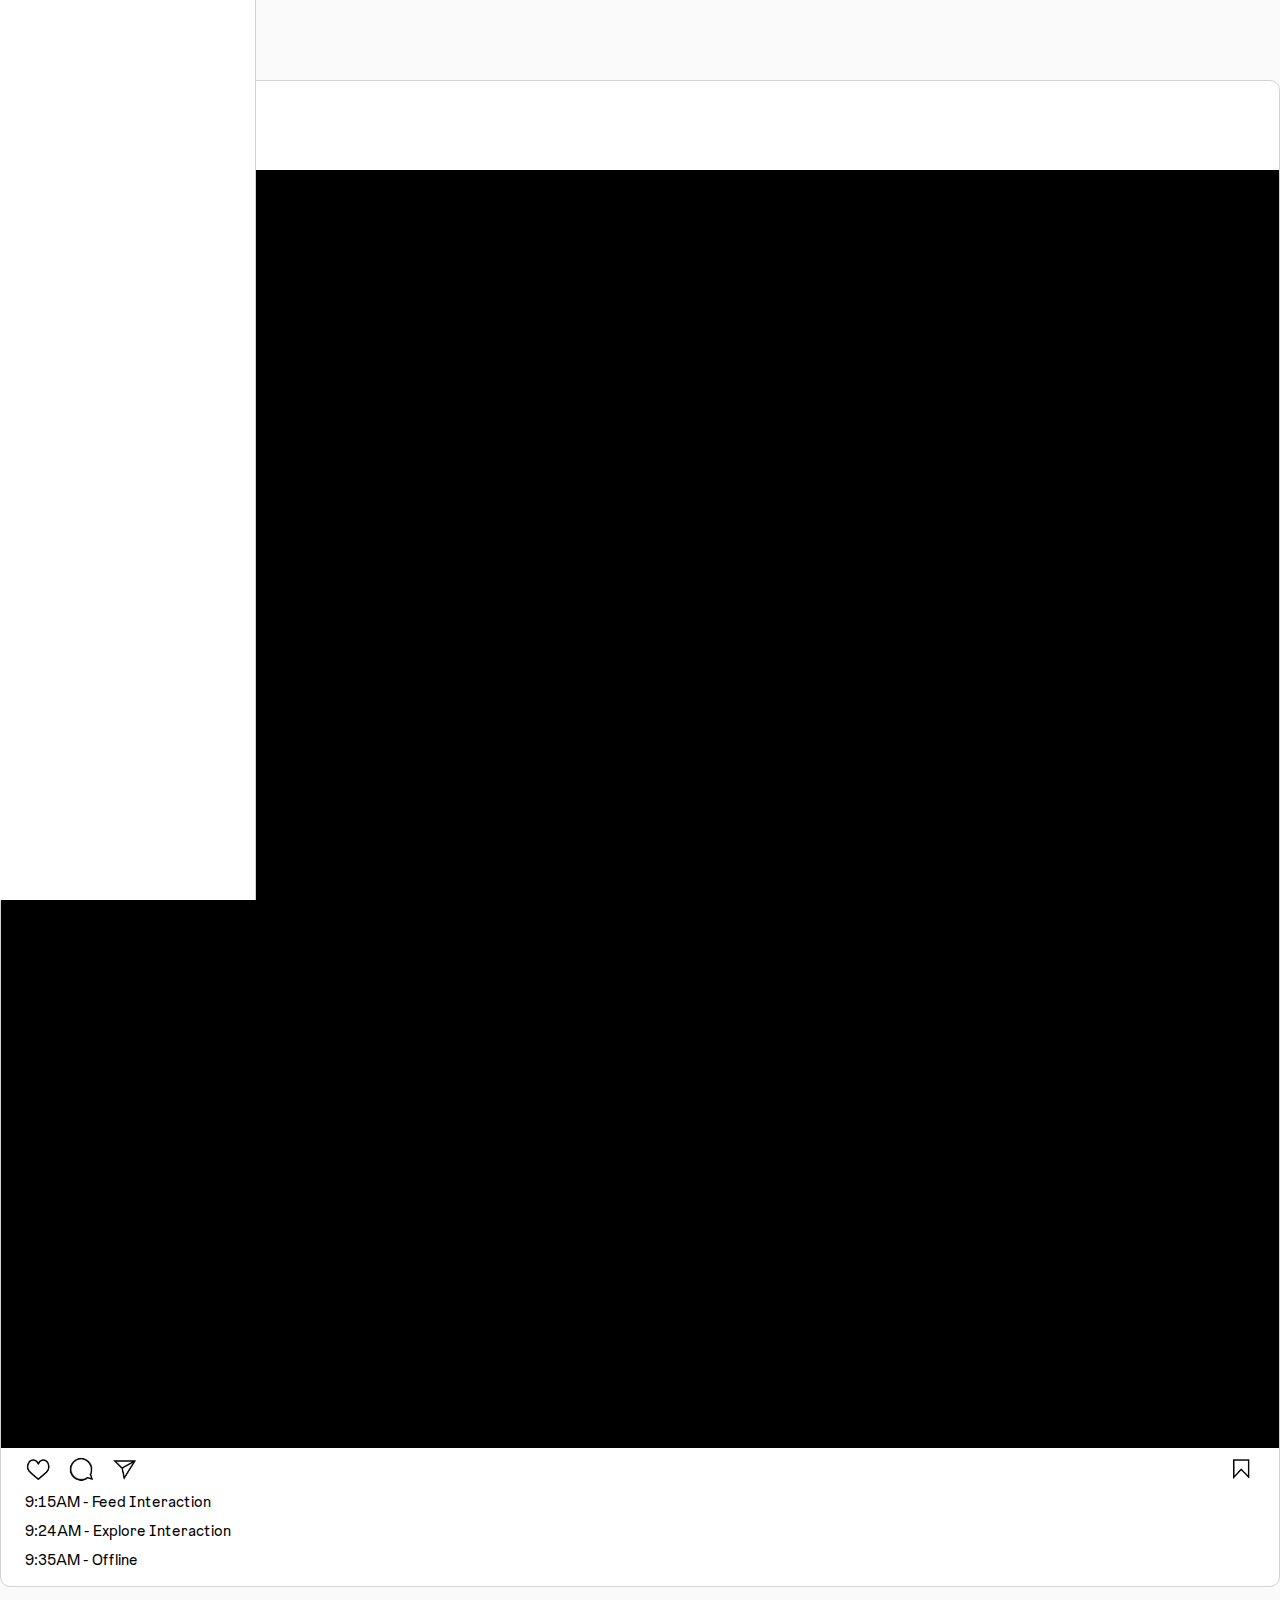
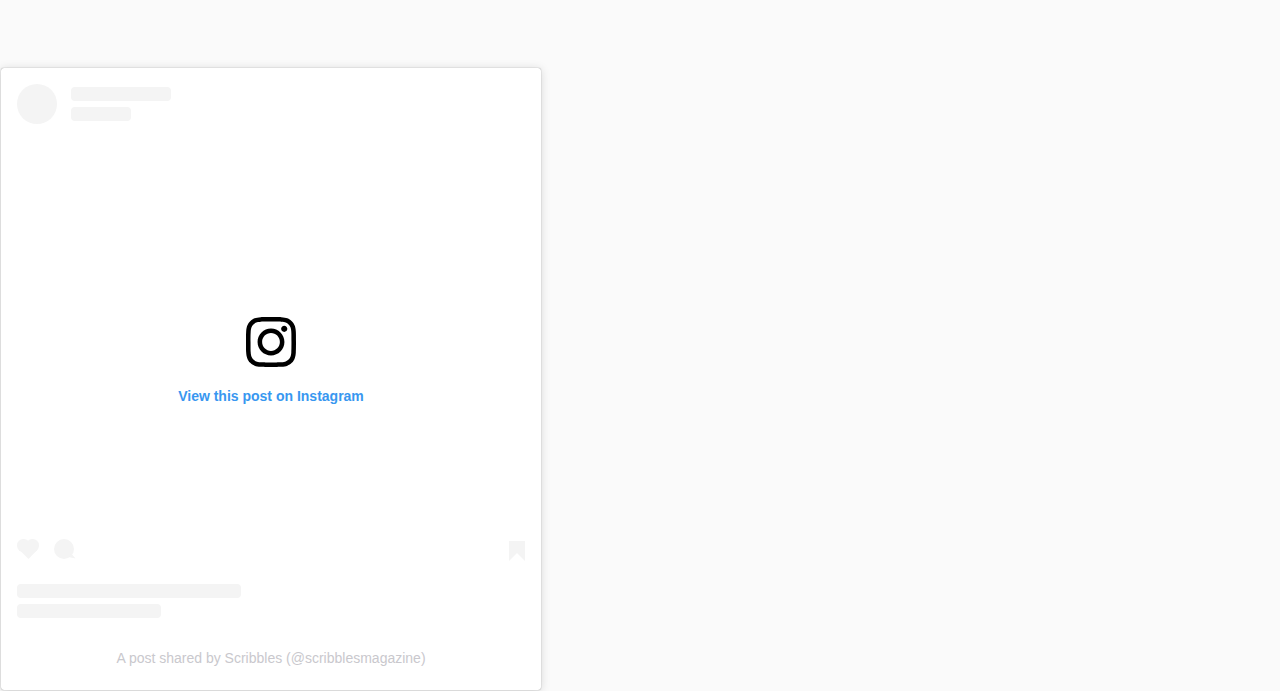
<file: final-project/prototype/index.html>
<!DOCTYPE html>
<html lang="en">

<head>
    <meta charset="UTF-8">
    <meta http-equiv="X-UA-Compatible" content="IE=edge">
    <meta name="viewport" content="width=device-width, initial-scale=1.0">
    <link rel="stylesheet" href="css/style.css">
    <title>The Human Algorithm</title>
</head>

<body>
    <header>
        <nav id="nav-1" class="flex">
            <span id="logo" class="ff-serif fs-600">The Human Algorithm</span>

            <div class="icons-wrapper flex">
                <!-- <div class="follow-icon"></div> -->
                <a href="contact.html" class="messenger-icon"></a>
            </div>
        </nav>
    </header>
    <section class="blank">

    </section>
    <section class="posts">

        <div class="profile-post-wrapper flex">
            <div class="profile-img-circle"> </div>
            <span class="profile-name ff-sans-medium fs-300 ">percyinthehouse</span>
        </div>

        <p class="ff-sans-regular fs-300">9:15AM - Online</p>
        <figure>
            <!-- <img src="" alt=""> -->
            <div class="video">Activity Recording</div>
        </figure>
        <div class="post-interact-icons flex">
            <div class="left-post-icons flex">
                <div class="like-icon"></div>
                <div class="comment-icon"></div>
                <div class="share-icon"></div>
            </div>

            <div class="save-icon"></div>

        </div>

        <p class="ff-sans-regular fs-300">9:15AM - Feed Interaction</p>
        <p class="ff-sans-regular fs-300">9:24AM - Explore Interaction</p>
        <p class="ff-sans-regular fs-300">9:35AM - Offline</p>
    </section>

    <section class="blank">

    </section>
<blockquote class="instagram-media" data-instgrm-captioned data-instgrm-permalink="https://www.instagram.com/p/CkL04XWOMpP/?utm_source=ig_embed&amp;utm_campaign=loading" data-instgrm-version="14" style=" background:#FFF; border:0; border-radius:3px; box-shadow:0 0 1px 0 rgba(0,0,0,0.5),0 1px 10px 0 rgba(0,0,0,0.15); margin: 1px; max-width:540px; min-width:326px; padding:0; width:99.375%; width:-webkit-calc(100% - 2px); width:calc(100% - 2px);"><div style="padding:16px;"> <a href="https://www.instagram.com/p/CkL04XWOMpP/?utm_source=ig_embed&amp;utm_campaign=loading" style=" background:#FFFFFF; line-height:0; padding:0 0; text-align:center; text-decoration:none; width:100%;" target="_blank"> <div style=" display: flex; flex-direction: row; align-items: center;"> <div style="background-color: #F4F4F4; border-radius: 50%; flex-grow: 0; height: 40px; margin-right: 14px; width: 40px;"></div> <div style="display: flex; flex-direction: column; flex-grow: 1; justify-content: center;"> <div style=" background-color: #F4F4F4; border-radius: 4px; flex-grow: 0; height: 14px; margin-bottom: 6px; width: 100px;"></div> <div style=" background-color: #F4F4F4; border-radius: 4px; flex-grow: 0; height: 14px; width: 60px;"></div></div></div><div style="padding: 19% 0;"></div> <div style="display:block; height:50px; margin:0 auto 12px; width:50px;"><svg width="50px" height="50px" viewBox="0 0 60 60" version="1.1" xmlns="https://www.w3.org/2000/svg" xmlns:xlink="https://www.w3.org/1999/xlink"><g stroke="none" stroke-width="1" fill="none" fill-rule="evenodd"><g transform="translate(-511.000000, -20.000000)" fill="#000000"><g><path d="M556.869,30.41 C554.814,30.41 553.148,32.076 553.148,34.131 C553.148,36.186 554.814,37.852 556.869,37.852 C558.924,37.852 560.59,36.186 560.59,34.131 C560.59,32.076 558.924,30.41 556.869,30.41 M541,60.657 C535.114,60.657 530.342,55.887 530.342,50 C530.342,44.114 535.114,39.342 541,39.342 C546.887,39.342 551.658,44.114 551.658,50 C551.658,55.887 546.887,60.657 541,60.657 M541,33.886 C532.1,33.886 524.886,41.1 524.886,50 C524.886,58.899 532.1,66.113 541,66.113 C549.9,66.113 557.115,58.899 557.115,50 C557.115,41.1 549.9,33.886 541,33.886 M565.378,62.101 C565.244,65.022 564.756,66.606 564.346,67.663 C563.803,69.06 563.154,70.057 562.106,71.106 C561.058,72.155 560.06,72.803 558.662,73.347 C557.607,73.757 556.021,74.244 553.102,74.378 C549.944,74.521 548.997,74.552 541,74.552 C533.003,74.552 532.056,74.521 528.898,74.378 C525.979,74.244 524.393,73.757 523.338,73.347 C521.94,72.803 520.942,72.155 519.894,71.106 C518.846,70.057 518.197,69.06 517.654,67.663 C517.244,66.606 516.755,65.022 516.623,62.101 C516.479,58.943 516.448,57.996 516.448,50 C516.448,42.003 516.479,41.056 516.623,37.899 C516.755,34.978 517.244,33.391 517.654,32.338 C518.197,30.938 518.846,29.942 519.894,28.894 C520.942,27.846 521.94,27.196 523.338,26.654 C524.393,26.244 525.979,25.756 528.898,25.623 C532.057,25.479 533.004,25.448 541,25.448 C548.997,25.448 549.943,25.479 553.102,25.623 C556.021,25.756 557.607,26.244 558.662,26.654 C560.06,27.196 561.058,27.846 562.106,28.894 C563.154,29.942 563.803,30.938 564.346,32.338 C564.756,33.391 565.244,34.978 565.378,37.899 C565.522,41.056 565.552,42.003 565.552,50 C565.552,57.996 565.522,58.943 565.378,62.101 M570.82,37.631 C570.674,34.438 570.167,32.258 569.425,30.349 C568.659,28.377 567.633,26.702 565.965,25.035 C564.297,23.368 562.623,22.342 560.652,21.575 C558.743,20.834 556.562,20.326 553.369,20.18 C550.169,20.033 549.148,20 541,20 C532.853,20 531.831,20.033 528.631,20.18 C525.438,20.326 523.257,20.834 521.349,21.575 C519.376,22.342 517.703,23.368 516.035,25.035 C514.368,26.702 513.342,28.377 512.574,30.349 C511.834,32.258 511.326,34.438 511.181,37.631 C511.035,40.831 511,41.851 511,50 C511,58.147 511.035,59.17 511.181,62.369 C511.326,65.562 511.834,67.743 512.574,69.651 C513.342,71.625 514.368,73.296 516.035,74.965 C517.703,76.634 519.376,77.658 521.349,78.425 C523.257,79.167 525.438,79.673 528.631,79.82 C531.831,79.965 532.853,80.001 541,80.001 C549.148,80.001 550.169,79.965 553.369,79.82 C556.562,79.673 558.743,79.167 560.652,78.425 C562.623,77.658 564.297,76.634 565.965,74.965 C567.633,73.296 568.659,71.625 569.425,69.651 C570.167,67.743 570.674,65.562 570.82,62.369 C570.966,59.17 571,58.147 571,50 C571,41.851 570.966,40.831 570.82,37.631"></path></g></g></g></svg></div><div style="padding-top: 8px;"> <div style=" color:#3897f0; font-family:Arial,sans-serif; font-size:14px; font-style:normal; font-weight:550; line-height:18px;">View this post on Instagram</div></div><div style="padding: 12.5% 0;"></div> <div style="display: flex; flex-direction: row; margin-bottom: 14px; align-items: center;"><div> <div style="background-color: #F4F4F4; border-radius: 50%; height: 12.5px; width: 12.5px; transform: translateX(0px) translateY(7px);"></div> <div style="background-color: #F4F4F4; height: 12.5px; transform: rotate(-45deg) translateX(3px) translateY(1px); width: 12.5px; flex-grow: 0; margin-right: 14px; margin-left: 2px;"></div> <div style="background-color: #F4F4F4; border-radius: 50%; height: 12.5px; width: 12.5px; transform: translateX(9px) translateY(-18px);"></div></div><div style="margin-left: 8px;"> <div style=" background-color: #F4F4F4; border-radius: 50%; flex-grow: 0; height: 20px; width: 20px;"></div> <div style=" width: 0; height: 0; border-top: 2px solid transparent; border-left: 6px solid #f4f4f4; border-bottom: 2px solid transparent; transform: translateX(16px) translateY(-4px) rotate(30deg)"></div></div><div style="margin-left: auto;"> <div style=" width: 0px; border-top: 8px solid #F4F4F4; border-right: 8px solid transparent; transform: translateY(16px);"></div> <div style=" background-color: #F4F4F4; flex-grow: 0; height: 12px; width: 16px; transform: translateY(-4px);"></div> <div style=" width: 0; height: 0; border-top: 8px solid #F4F4F4; border-left: 8px solid transparent; transform: translateY(-4px) translateX(8px);"></div></div></div> <div style="display: flex; flex-direction: column; flex-grow: 1; justify-content: center; margin-bottom: 24px;"> <div style=" background-color: #F4F4F4; border-radius: 4px; flex-grow: 0; height: 14px; margin-bottom: 6px; width: 224px;"></div> <div style=" background-color: #F4F4F4; border-radius: 4px; flex-grow: 0; height: 14px; width: 144px;"></div></div></a><p style=" color:#c9c8cd; font-family:Arial,sans-serif; font-size:14px; line-height:17px; margin-bottom:0; margin-top:8px; overflow:hidden; padding:8px 0 7px; text-align:center; text-overflow:ellipsis; white-space:nowrap;"><a href="https://www.instagram.com/p/CkL04XWOMpP/?utm_source=ig_embed&amp;utm_campaign=loading" style=" color:#c9c8cd; font-family:Arial,sans-serif; font-size:14px; font-style:normal; font-weight:normal; line-height:17px; text-decoration:none;" target="_blank">A post shared by Scribbles (@scribblesmagazine)</a></p></div></blockquote> <script async src="//www.instagram.com/embed.js"></script>
    <nav id="nav-2" class="mobile-nav flex">
        <div class="home-icon"></div>
        <div class="about-icon"></div>
        <div class="post-icon"></div>
        <div class="result-icon"></div>
        <div class="account-icon"></div>
    </nav>


</body>

</html>
</file>
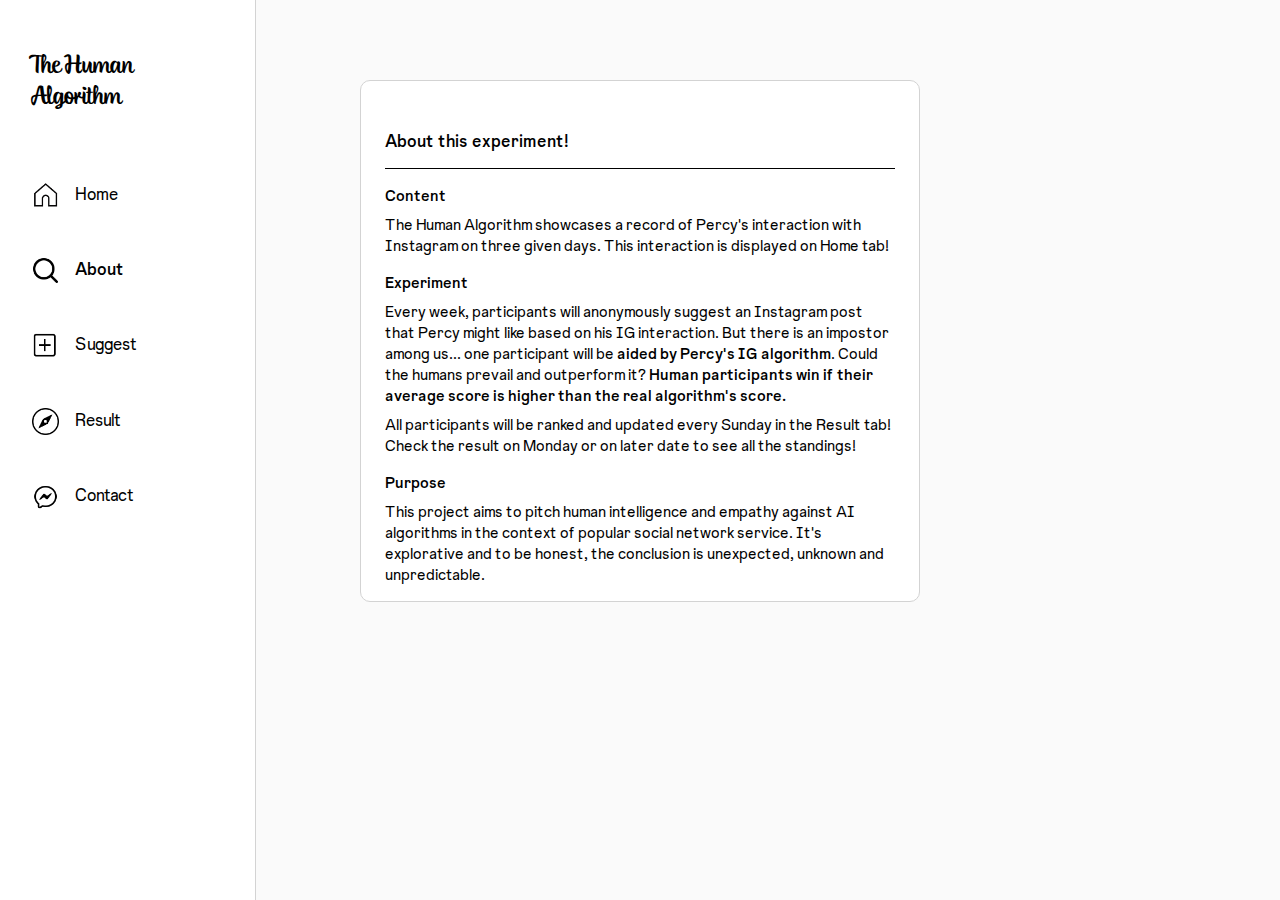
<file: final-project/prototype/about.html>
<!DOCTYPE html>
<html lang="en">

<head>
    <meta charset="UTF-8">
    <meta http-equiv="X-UA-Compatible" content="IE=edge">
    <meta name="viewport" content="width=device-width, initial-scale=1.0">
    <link rel="stylesheet" href="css/style.css">
    <title>About - The Human Algorithm</title>
</head>

<body>
    <header>
        <nav id="nav-1" class="flex">
            <span class="logo ff-serif fs-600">The Human Algorithm</span>

            <div class="icons-wrapper flex">
                <!-- <div class="follow-icon"></div> -->
                <a href="contact.html" class="messenger-icon"></a>
            </div>
        </nav>
    </header>
    <section class="blank">

    </section>

    <main class="wrap-center">

        <section class="posts">
            <h2 class="ff-sans-medium fs-400">About this experiment!</h2>

            <div class="line"></div>
            <h3 class="ff-sans-medium fs-300">Content</h3>
        <p class="ff-sans-regular fs-300"> 
            The Human Algorithm showcases a record of Percy's interaction with
            Instagram on three given days. This interaction is displayed on Home tab!
        </p>
        <h3 class="ff-sans-medium fs-300">Experiment</h3>
            <p class="ff-sans-regular fs-300">
                 Every week, participants will anonymously suggest an Instagram post that Percy might like based on his IG interaction. But there is an impostor among us... one participant will be <span class="ff-sans-medium">aided by Percy's IG algorithm</span>. Could the humans prevail and outperform it? <span class="ff-sans-medium">Human participants win if their average score is higher than the real algorithm's score.</span></p>
             <p class="ff-sans-regular fs-300">All participants will be ranked and updated every Sunday in the Result tab! Check the result on Monday or on later date to see all the standings!</p>
             <h3 class="ff-sans-medium fs-300">Purpose</h3>
             <p class="ff-sans-regular fs-300">This project aims to pitch human intelligence and empathy against AI algorithms in the
                 context of popular social network service. It's explorative and to be honest, the conclusion is unexpected, unknown and unpredictable. </p>
        </section>

    </main>

    <nav id="nav-2" class="flex">
        <span class="logo-desktop ff-serif fs-600">The Human Algorithm</span>        
            <a href="home.html" class="flex tabs-wrapper">
                <div class="home-icon icons-nav-2">
                </div>
                <div href="home.html" class="pages-nav-2 ff-sans-regular fs-400 text-black">Home</div>
            </a>
    
            <a href="about.html" class="flex tabs-wrapper">
                <div class="about-icon-active icons-nav-2"></div>
                <div class="pages-nav-2 ff-sans-medium fs-400 text-black">About</div>
            </a>
    
            <a href="suggest.html" class="flex tabs-wrapper">
                <div class="post-icon icons-nav-2"></div>
                <div class="pages-nav-2 ff-sans-regular fs-400 text-black">Suggest</div>
            </a>
    
            <a href="result.html" class="flex tabs-wrapper">
                <div class="result-icon icons-nav-2"></div>
                <div class="pages-nav-2 ff-sans-regular fs-400 text-black">Result</div>
            </a>
    
            <!-- <a href="https://www.instagram.com/percyinthehouse/" class="flex tabs-wrapper tabs-hidden-mobile">
                <div class="account-icon icons-nav-2"></div>
                <div 
                    class="pages-nav-2 ff-sans-regular fs-400 text-black">Profile</div>
            </a> -->
    
            <!-- <a href="activities.html" class="flex tabs-wrapper tabs-hidden-mobile">
                <div class="follow-icon icons-nav-2"></div>
                <div  class="pages-nav-2 ff-sans-regular fs-400 text-black">Activities</div>
            </a> -->
    
            <a href="contact.html" class="flex tabs-wrapper tabs-hidden-mobile">
                <div class="messenger-icon icons-nav-2"></div>
                <div  class="pages-nav-2 ff-sans-regular fs-400 text-black">Contact</div>
            </a>
    </nav>
    <section class="blank">

    </section>

</body>

</html>
</file>
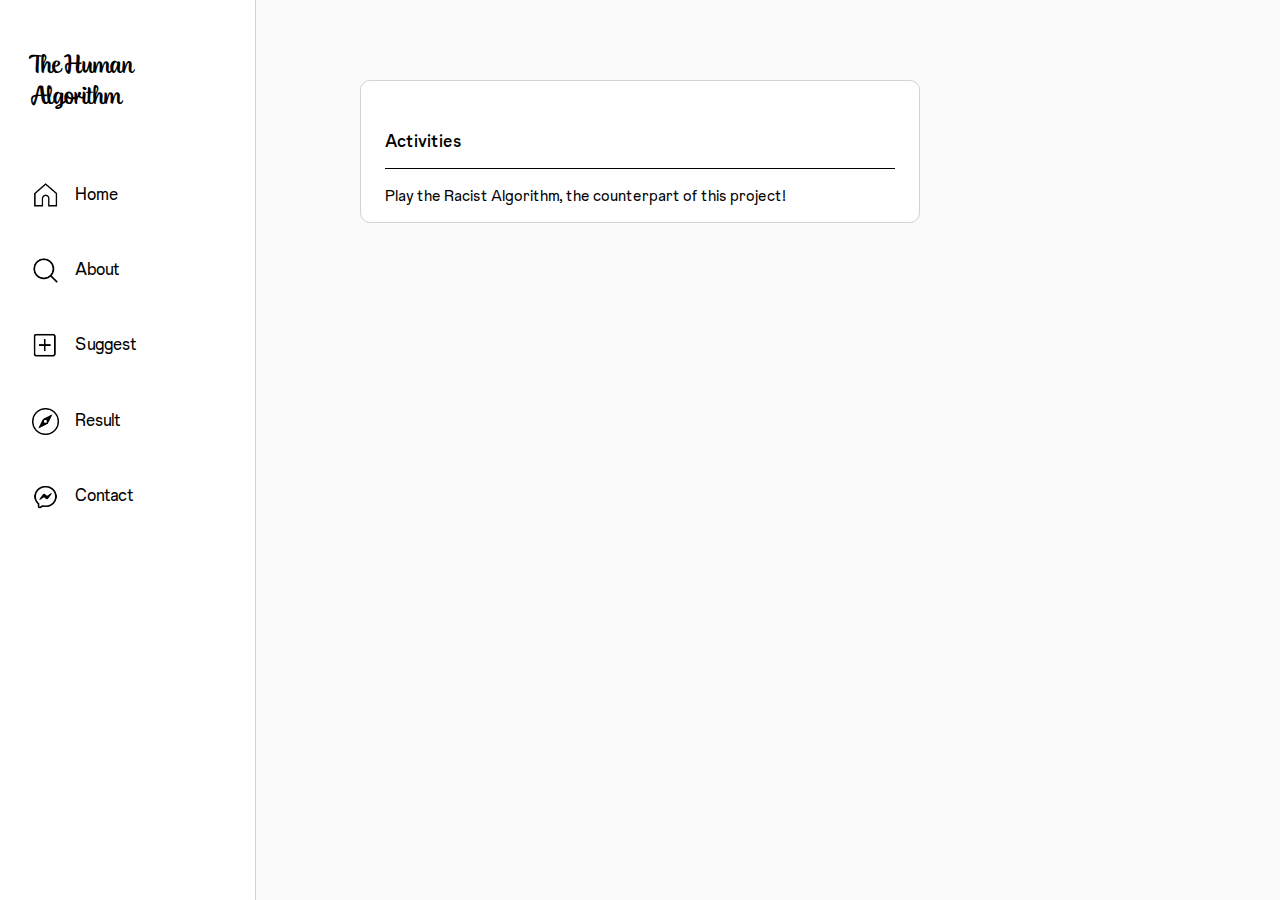
<file: final-project/prototype/activities.html>
<!DOCTYPE html>
<html lang="en">

<head>
    <meta charset="UTF-8">
    <meta http-equiv="X-UA-Compatible" content="IE=edge">
    <meta name="viewport" content="width=device-width, initial-scale=1.0">
    <link rel="stylesheet" href="css/style.css">
    <title>Activities - The Human Algorithm</title>
</head>

<body>
    <header>
        <nav id="nav-1" class="flex">
            <span class="logo ff-serif fs-600">The Human Algorithm</span>

            <div class="icons-wrapper flex">
                <!-- <div class="follow-icon"></div> -->
                <a href="contact.html" class="messenger-icon"></a>
            </div>
        </nav>
    </header>
    <section class="blank">

    </section>

    <main class="wrap-center">

        <section class="posts">
            <h2 class="ff-sans-medium fs-400">Activities</h2>

            <div class="line"></div>
            <p class="ff-sans-regular fs-300">
                Play the Racist Algorithm, the counterpart of this project!
            </p>

        </section>


    </main>

    <nav id="nav-2" class="flex">

        <span class="logo-desktop ff-serif fs-600">The Human Algorithm</span>

        <a href="home.html" class="flex tabs-wrapper">
            <div class="home-icon icons-nav-2">
            </div>
            <div href="home.html" class="pages-nav-2 ff-sans-regular fs-400 text-black">Home</div>
        </a>

        <a href="about.html" class="flex tabs-wrapper">
            <div class="about-icon icons-nav-2"></div>
            <div class="pages-nav-2 ff-sans-regular fs-400 text-black">About</div>
        </a>

        <a href="suggest.html" class="flex tabs-wrapper">
            <div class="post-icon icons-nav-2"></div>
            <div class="pages-nav-2 ff-sans-regular fs-400 text-black">Suggest</div>
        </a>

        <a href="result.html" class="flex tabs-wrapper">
            <div class="result-icon icons-nav-2"></div>
            <div class="pages-nav-2 ff-sans-regular fs-400 text-black">Result</div>
        </a>

        <!-- <a href="https://www.instagram.com/percyinthehouse/" class="flex tabs-wrapper tabs-hidden-mobile">
            <div class="account-icon icons-nav-2"></div>
            <div 
                class="pages-nav-2 ff-sans-regular fs-400 text-black">Profile</div>
        </a> -->

        <!-- <a href="activities.html" class="flex tabs-wrapper">
            <div class="follow-icon-active icons-nav-2"></div>
            <div  class="pages-nav-2 ff-sans-medium fs-400 text-black">Activities</div>
        </a> -->

        <a href="contact.html" class="flex tabs-wrapper tabs-hidden-mobile">
            <div class="messenger-icon icons-nav-2"></div>
            <div  class="pages-nav-2 ff-sans-regular fs-400 text-black">Contact</div>
        </a>
    </nav>
    <section class="blank">

    </section>

</body>

</html>
</file>
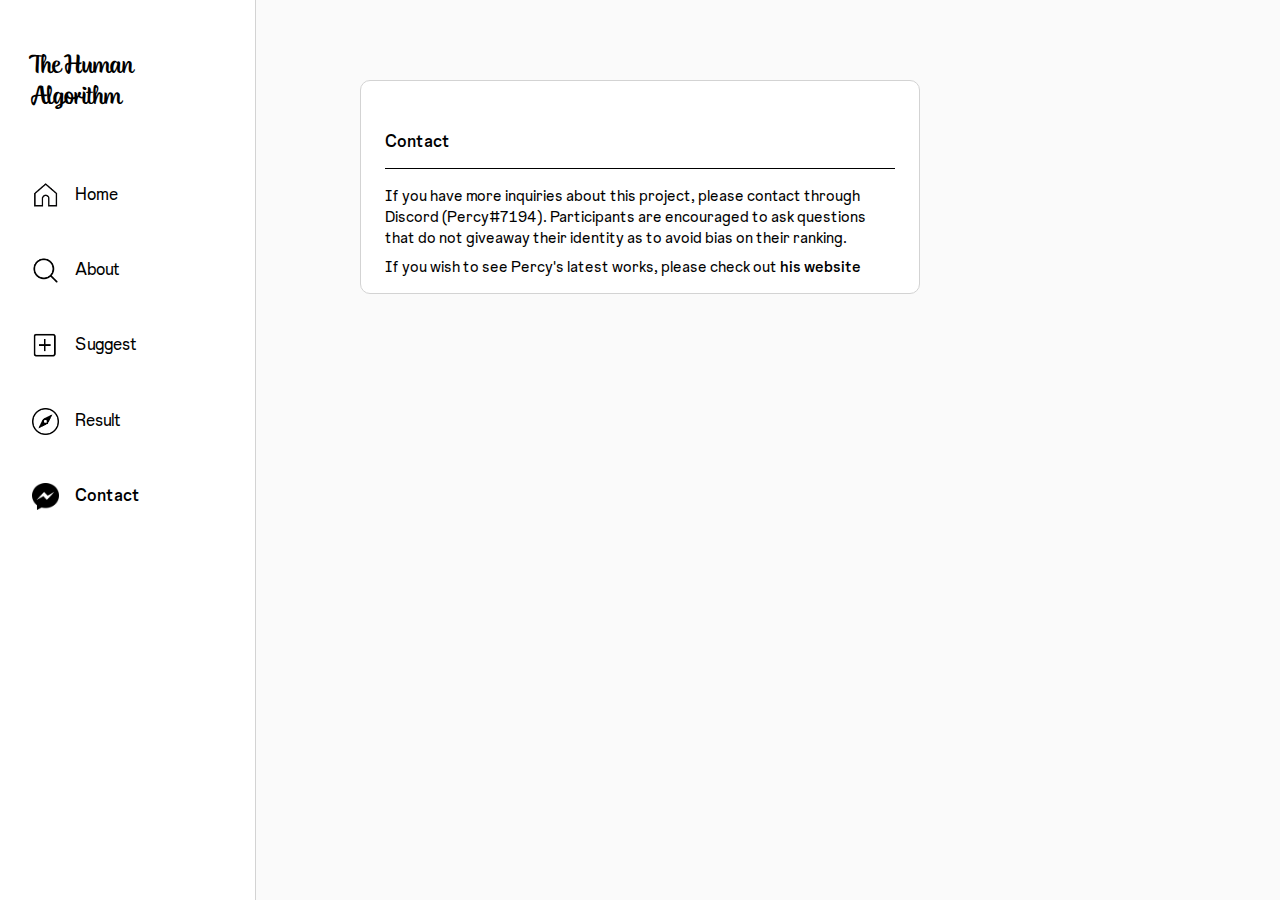
<file: final-project/prototype/contact.html>
<!DOCTYPE html>
<html lang="en">

<head>
    <meta charset="UTF-8">
    <meta http-equiv="X-UA-Compatible" content="IE=edge">
    <meta name="viewport" content="width=device-width, initial-scale=1.0">
    <link rel="stylesheet" href="css/style.css">
    <title>Contact - The Human Algorithm</title>
</head>

<body>
    <header>
        <nav id="nav-1" class="flex">
            <span class="logo ff-serif fs-600">The Human Algorithm</span>

            <div class="icons-wrapper flex">
                <!-- <div class="follow-icon"></div> -->
                <a href="contact.html" class="messenger-icon-active"></a>
            </div>
        </nav>
    </header>
    <section class="blank">

    </section>

    <main class="wrap-center">

        <section class="posts">
            <h2 class="ff-sans-medium fs-400">Contact</h2>

            <div class="line"></div>
            <p class="ff-sans-regular fs-300">If you have more inquiries about this project, please contact through Discord (Percy#7194). Participants are encouraged to ask questions that do not giveaway their identity as to avoid bias on their ranking.
            <p class="ff-sans-regular fs-300">If you wish to see Percy's latest works, please check out <a href="https://percynguyen7.github.io/Portfolio-Website/" class="text-black ff-sans-medium">his website</a>
            </p>
        
        </section>

    </main>

    <nav id="nav-2" class="flex">

        <span class="logo-desktop ff-serif fs-600">The Human Algorithm</span>

            <a href="home.html" class="flex tabs-wrapper">
                <div class="home-icon icons-nav-2">
                </div>
                <div href="home.html" class="pages-nav-2 ff-sans-regular fs-400 text-black">Home</div>
            </a>
    
            <a href="about.html" class="flex tabs-wrapper">
                <div class="about-icon icons-nav-2"></div>
                <div class="pages-nav-2 ff-sans-regular fs-400 text-black">About</div>
            </a>
    
            <a href="suggest.html" class="flex tabs-wrapper">
                <div class="post-icon icons-nav-2"></div>
                <div class="pages-nav-2 ff-sans-regular fs-400 text-black">Suggest</div>
            </a>
    
            <a href="result.html" class="flex tabs-wrapper">
                <div class="result-icon icons-nav-2"></div>
                <div class="pages-nav-2 ff-sans-regular fs-400 text-black">Result</div>
            </a>
    
            <!-- <a href="https://www.instagram.com/percyinthehouse/" class="flex tabs-wrapper tabs-hidden-mobile">
                <div class="account-icon icons-nav-2"></div>
                <div 
                    class="pages-nav-2 ff-sans-regular fs-400 text-black">Profile</div>
            </a> -->
    
            <!-- <a href="activities.html" class="flex tabs-wrapper tabs-hidden-mobile">
                <div class="follow-icon icons-nav-2"></div>
                <div  class="pages-nav-2 ff-sans-regular fs-400 text-black">Activities</div>
            </a> -->
    
            <a href="contact.html" class="flex tabs-wrapper tabs-hidden-mobile">
                <div class="messenger-icon-active icons-nav-2"></div>
                <div  class="pages-nav-2 ff-sans-medium fs-400 text-black">Contact</div>
            </a>
    </nav>
    <section class="blank">

    </section>

</body>

</html>
</file>
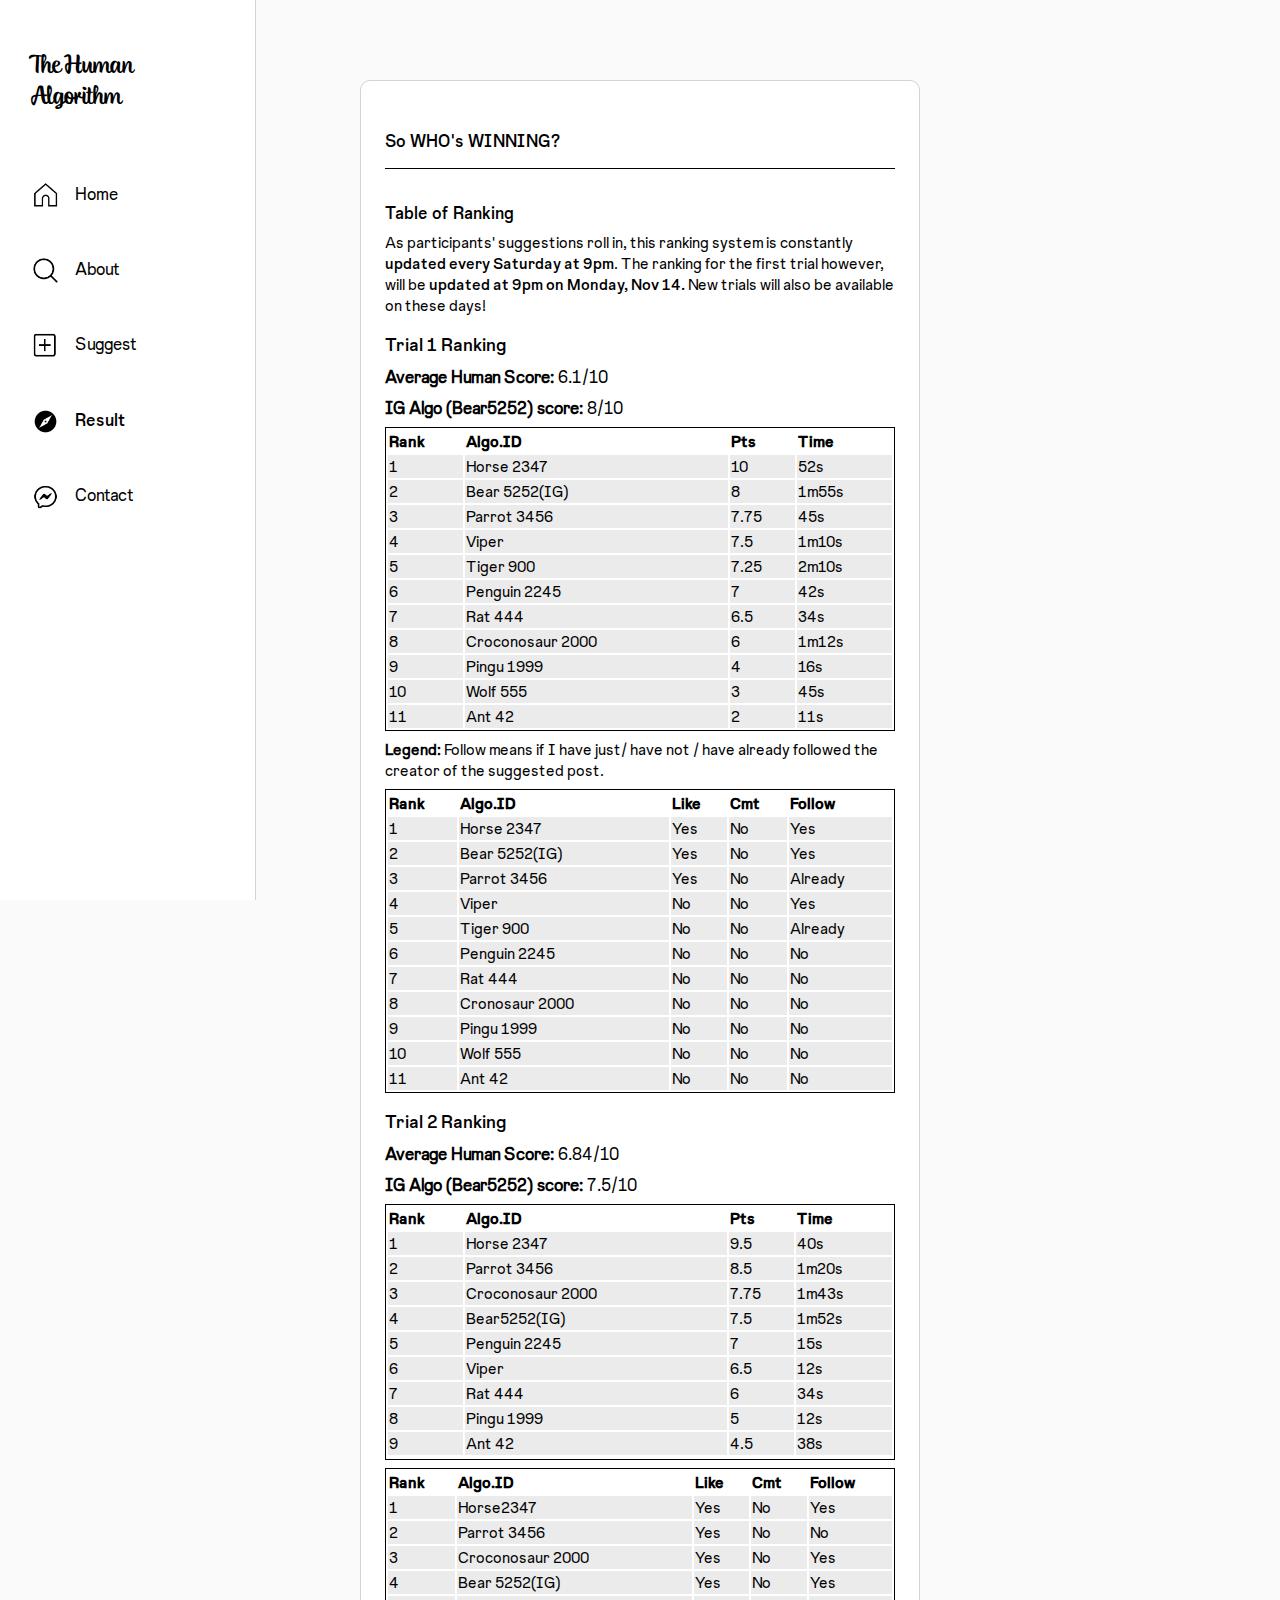
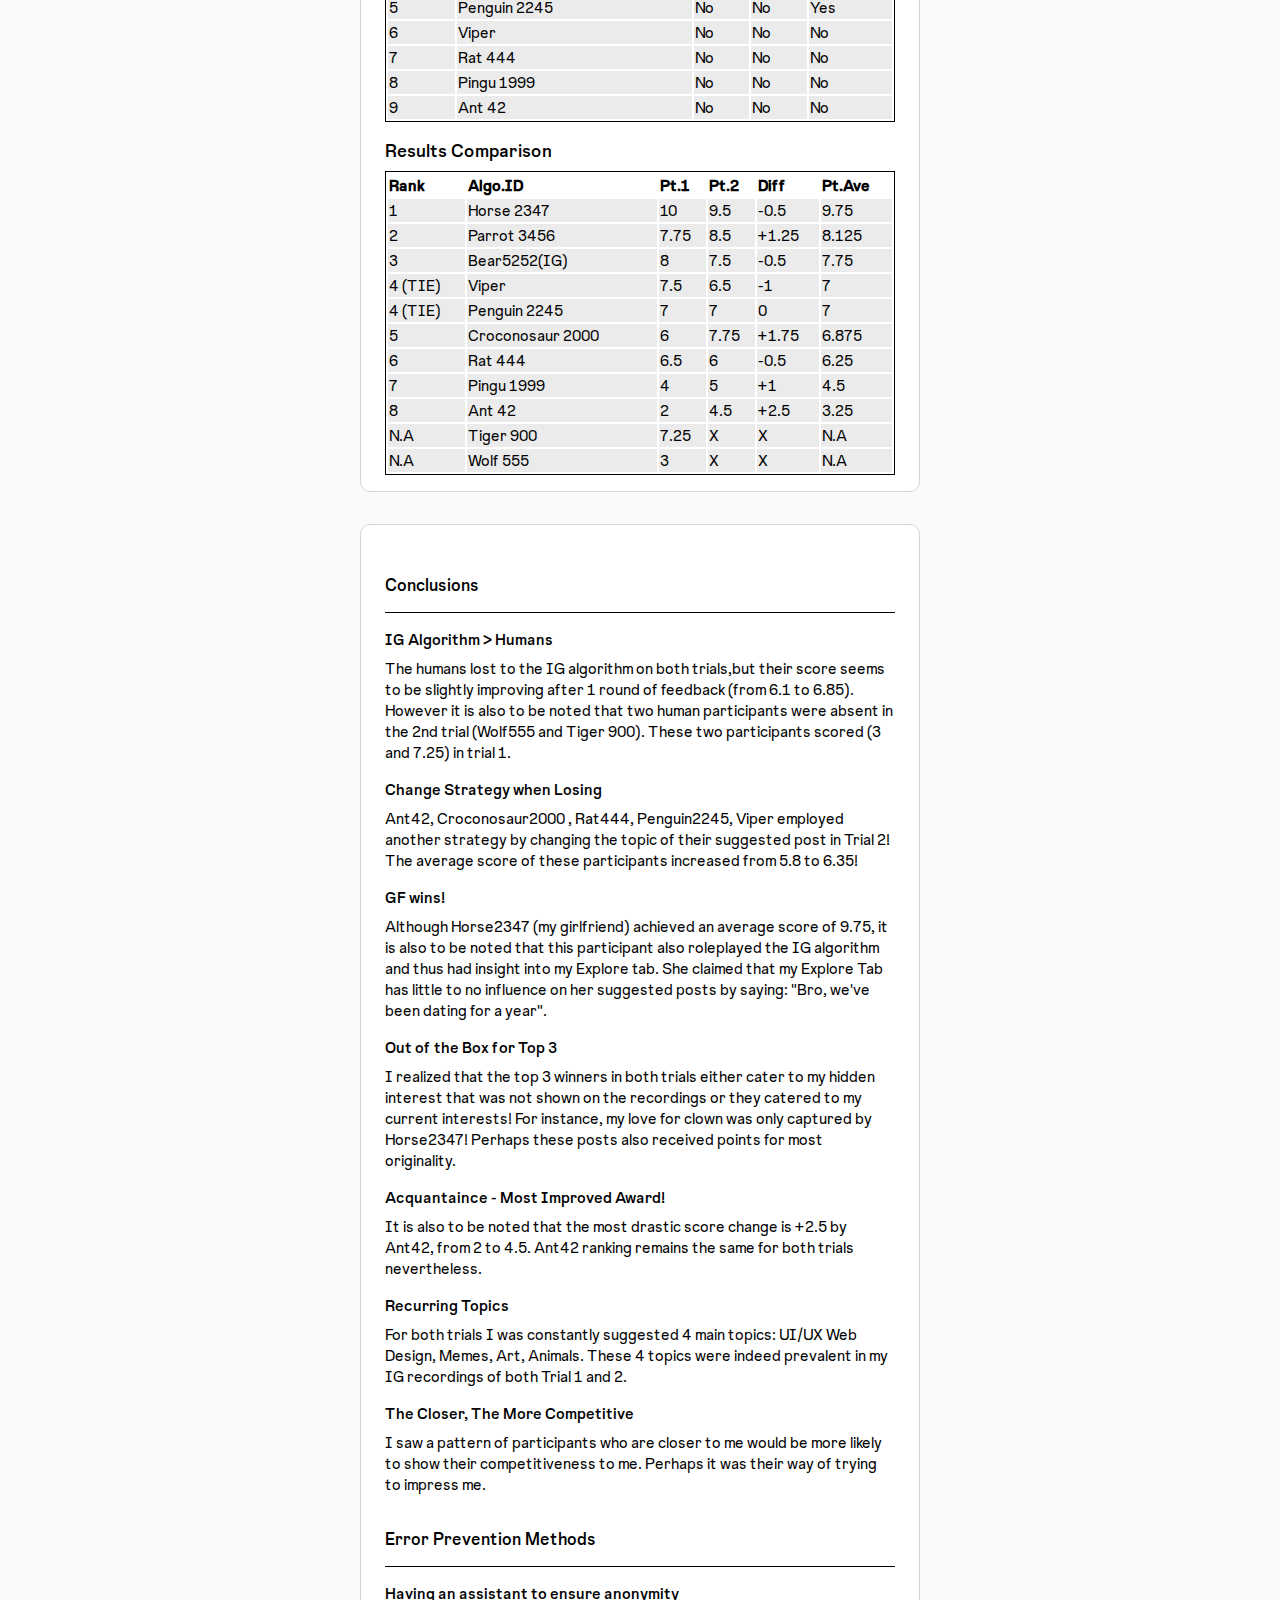
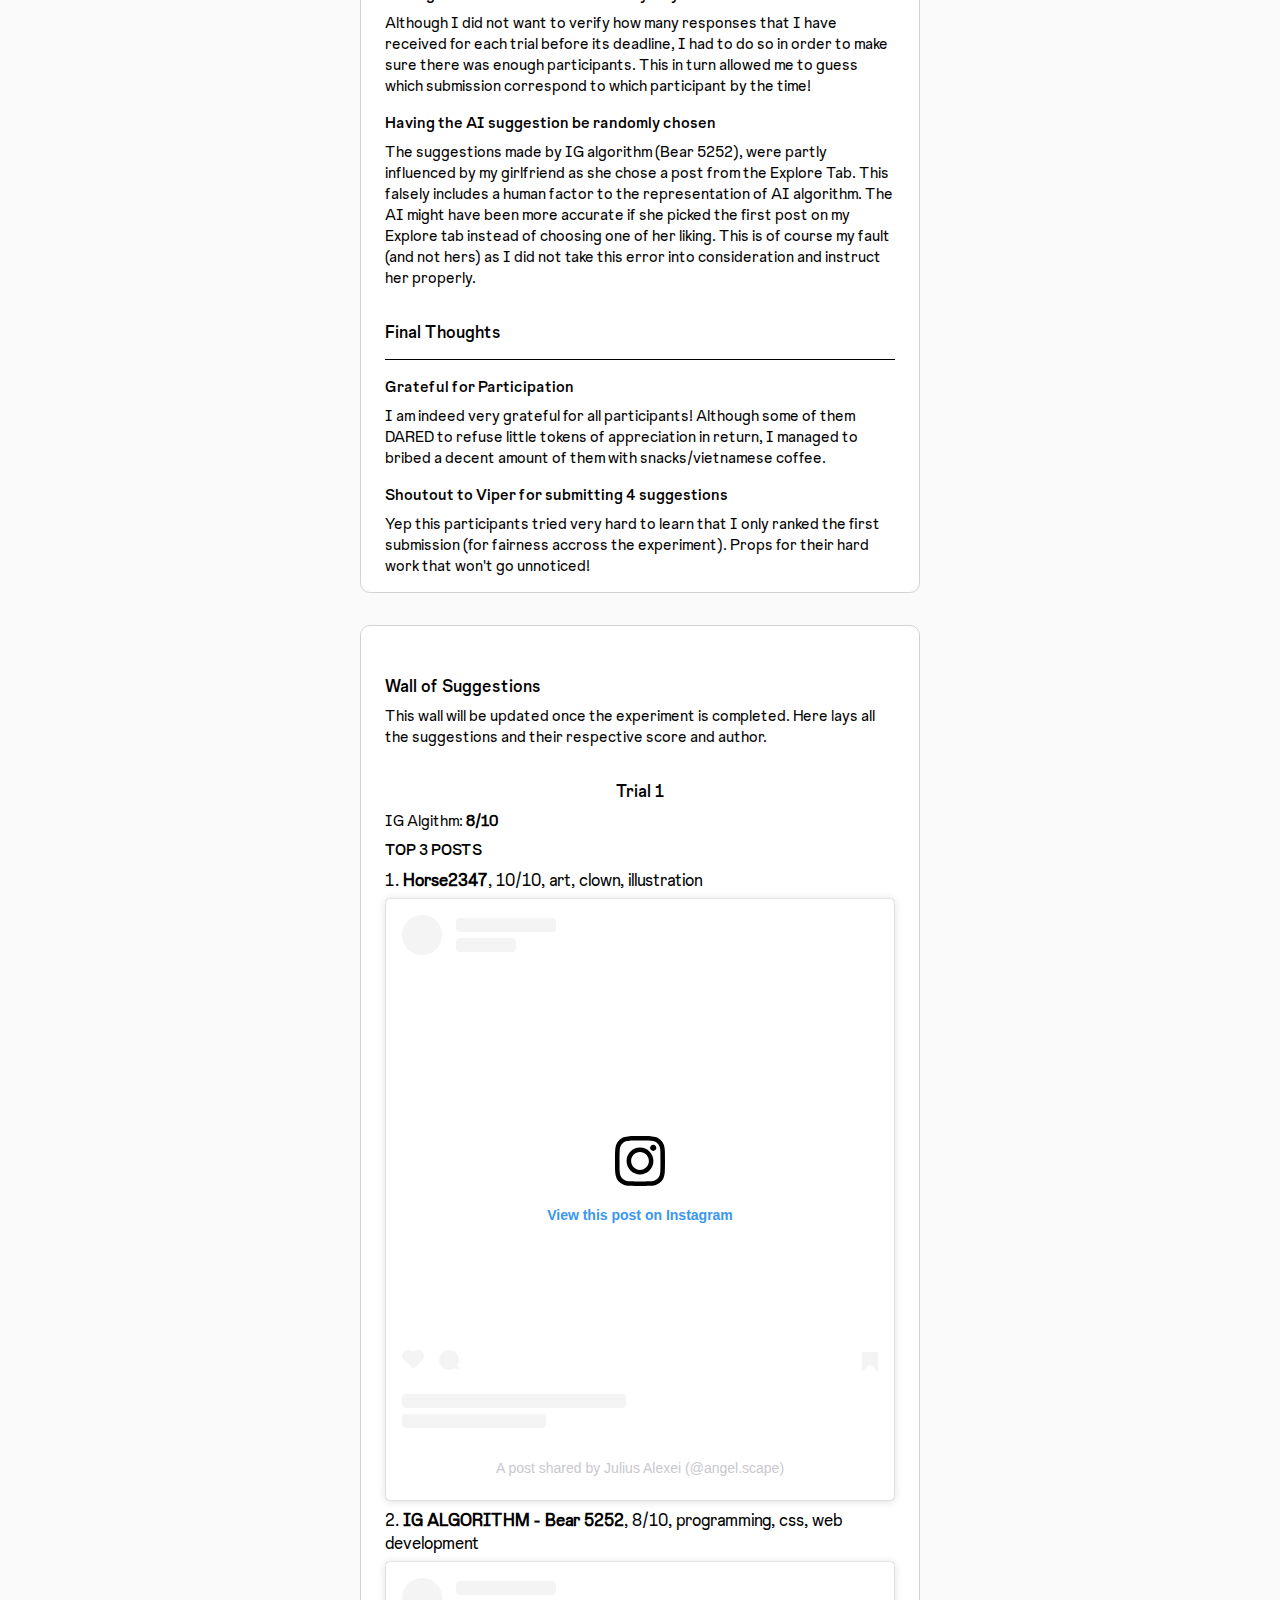
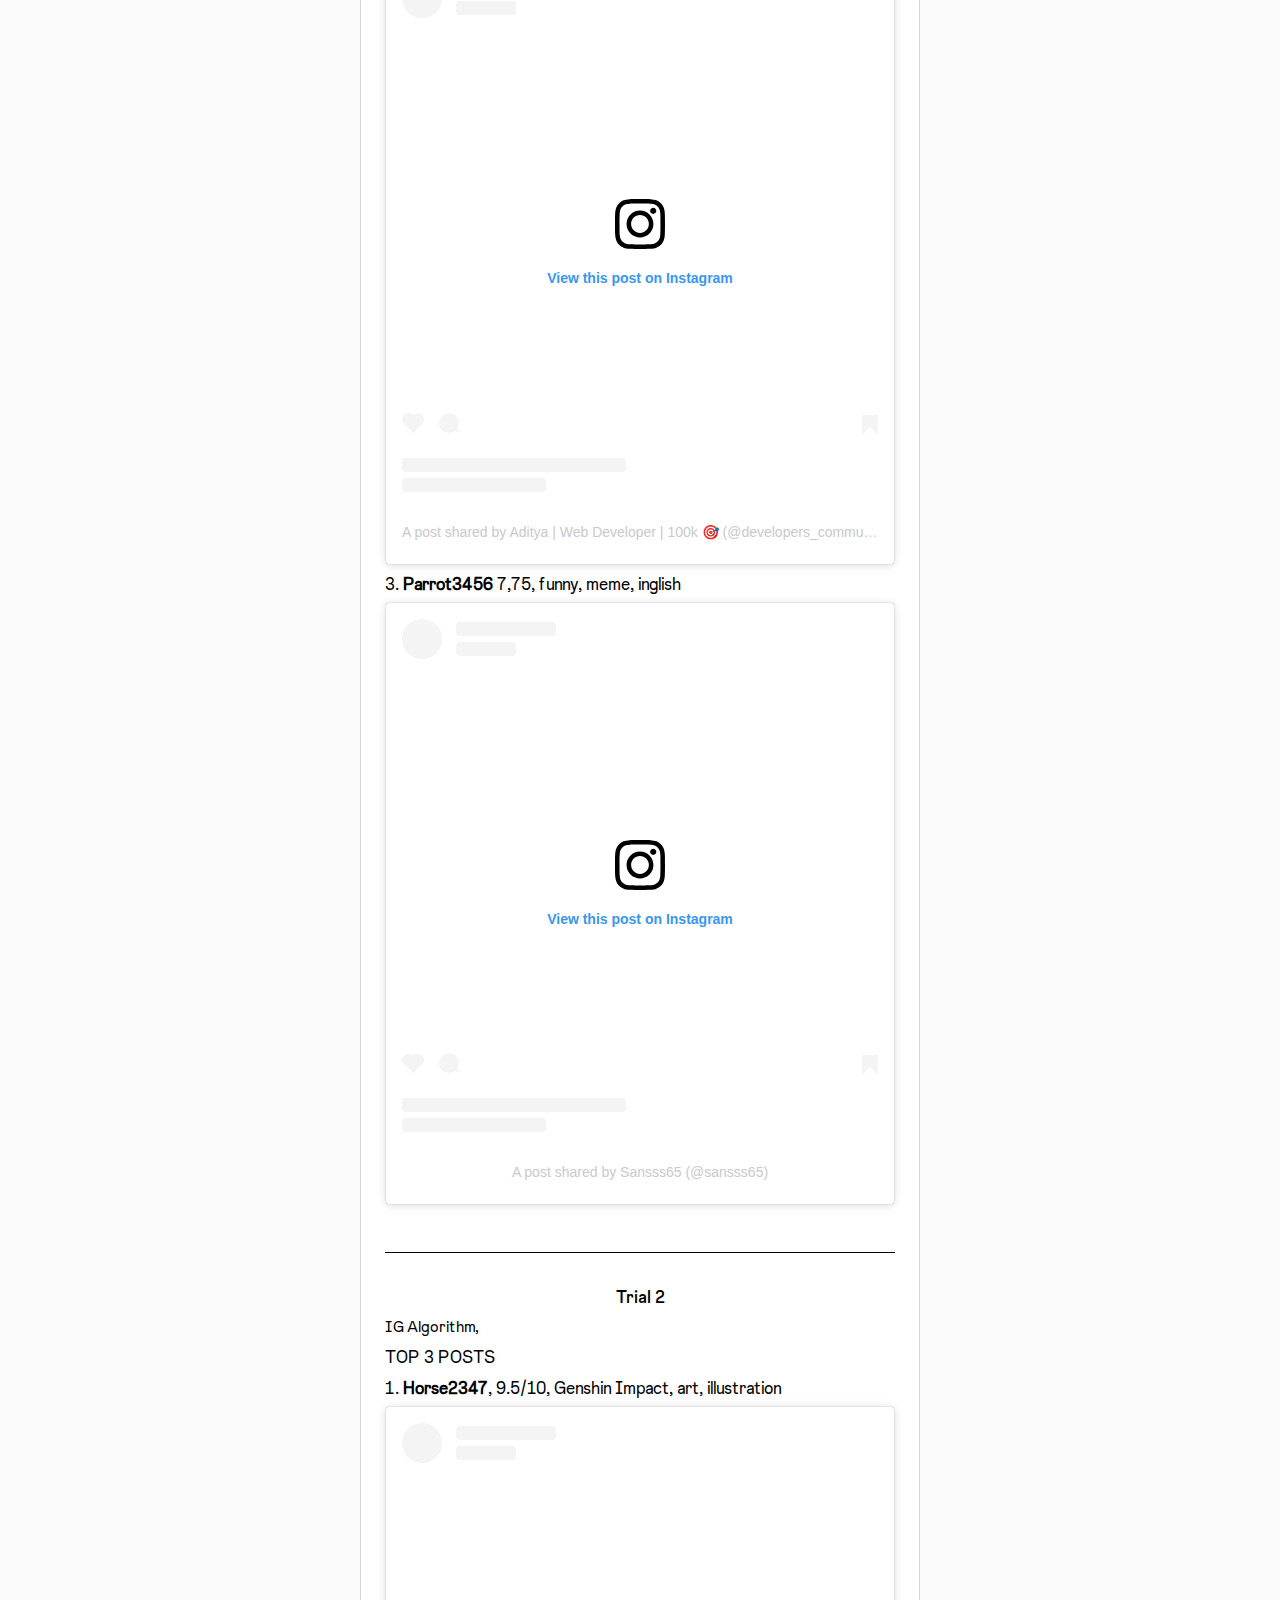
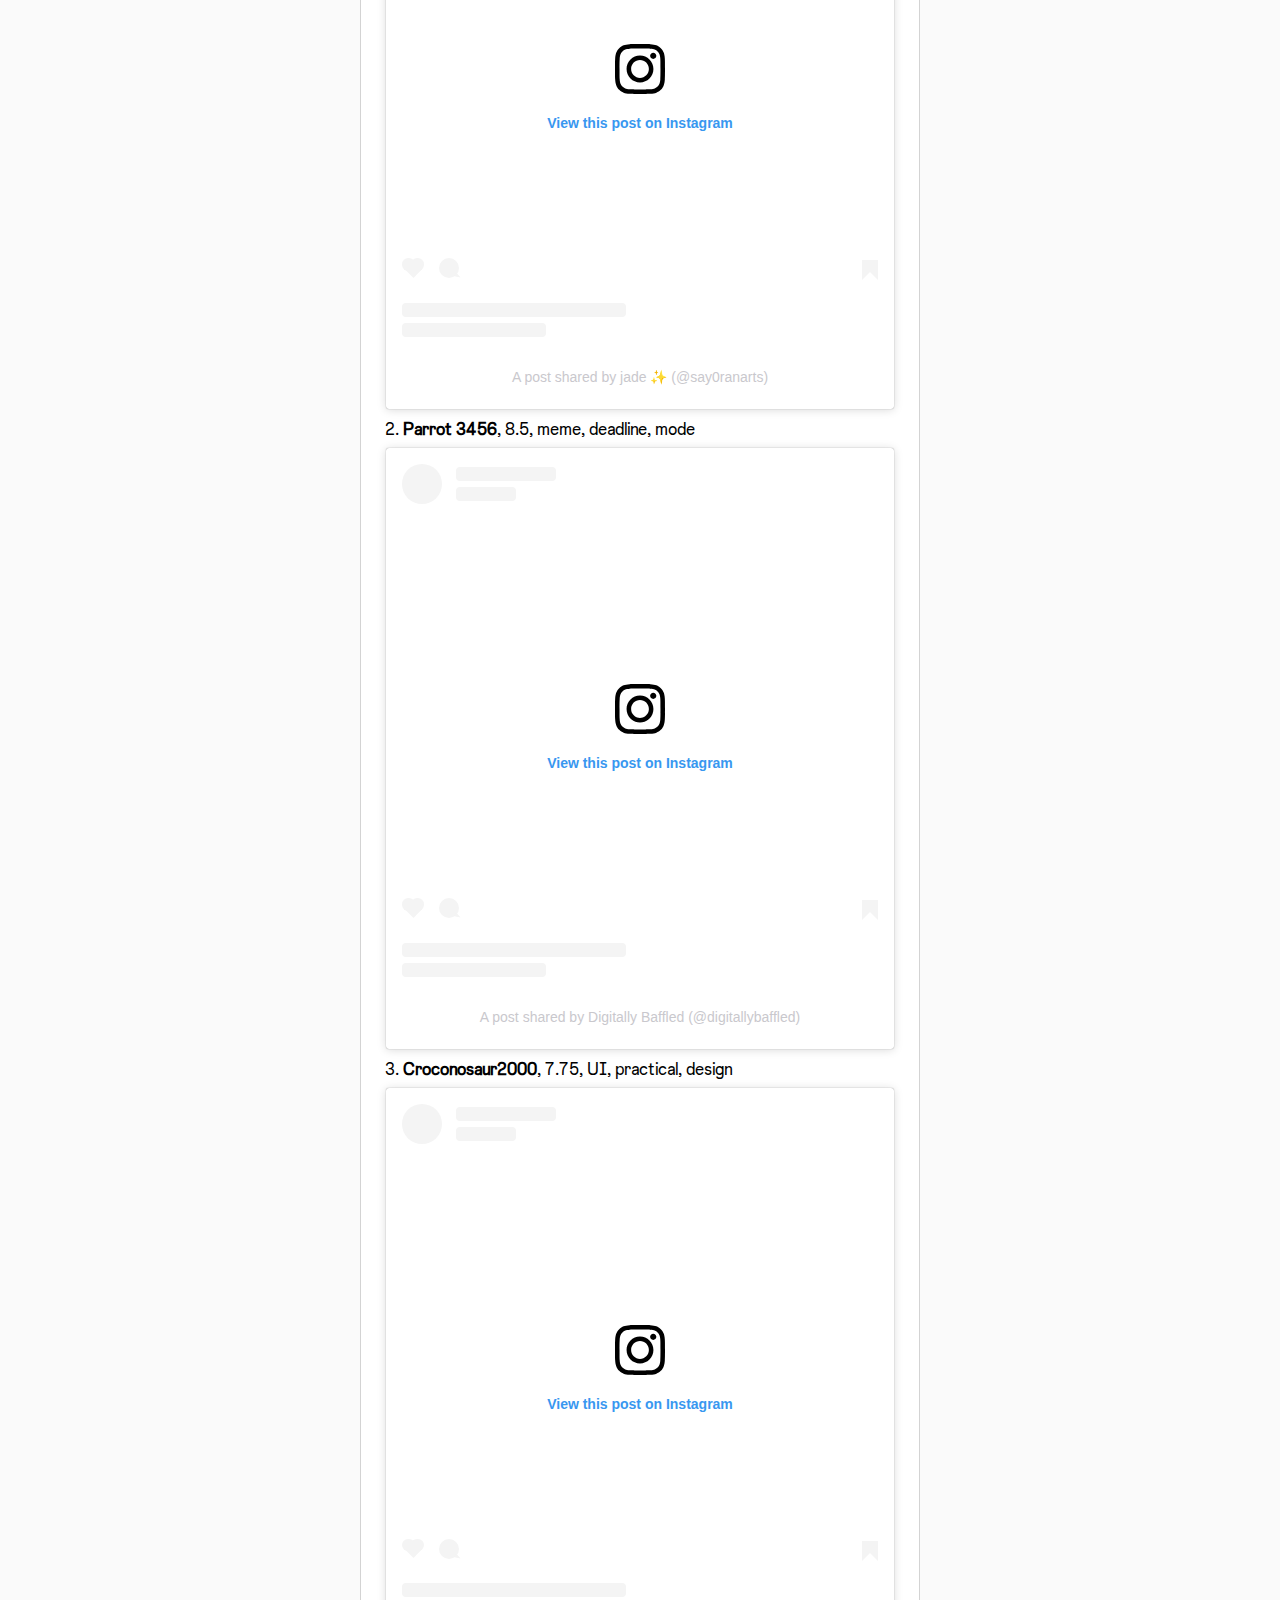
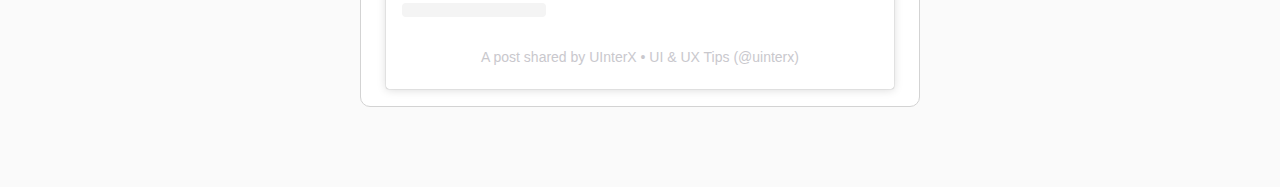
<file: final-project/prototype/result.html>
<!DOCTYPE html>
<html lang="en">

<head>
  <meta charset="UTF-8">
  <meta http-equiv="X-UA-Compatible" content="IE=edge">
  <meta name="viewport" content="width=device-width, initial-scale=1.0">
  <link rel="stylesheet" href="css/style.css">
  <title>Result - The Human Algorithm</title>
</head>

<body>
  <header>
    <nav id="nav-1" class="flex">
      <span class="logo ff-serif fs-600">The Human Algorithm</span>

      <div class="icons-wrapper flex">
        <!-- <div class="follow-icon"></div> -->
        <a href="contact.html" class="messenger-icon"></a>
      </div>
    </nav>
  </header>
  <section class="blank">

  </section>

  <main class="wrap-center">

    <section class="posts">
      <h2 class="ff-sans-medium fs-400">So WHO's WINNING?</h2>

      <div class="line"></div>
      <h2 class="ff-sans-medium fs-400">Table of Ranking</h2>
      <p class="ff-sans-regular fs-300"> As participants' suggestions roll in, this ranking system is constantly <span
          class="ff-sans-medium">updated every Saturday at 9pm</span>. The ranking for the first trial however, will be
        <span class="ff-sans-medium">updated at 9pm on Monday, Nov 14.</span> New trials will also be available on these
        days!
        <h3 class="ff-sans-medium fs-350">Trial 1 Ranking</h3>
        <p class="ff-sans-regular fs-400"><strong>Average Human Score:</strong> 6.1/10 </p>
        <p class="ff-sans-regular fs-400"><strong>IG Algo (Bear5252) score:</strong> 8/10 </p>
          <table>
            <tr>
              <th class="ff-sans-medium fs-300">Rank</th>
              <th class="ff-sans-medium fs-300">Algo.ID</th>
              <th class="ff-sans-medium fs-300">Pts</th>
              <th class="ff-sans-medium fs-300">Time</th>
            </tr>

            <tr>
              <td class="ff-sans-regular fs-300">1</td>
              <td class="ff-sans-regular fs-300">Horse 2347</td>
              <td class="ff-sans-regular fs-300">10</td>
              <td class="ff-sans-regular fs-300">52s</td>

            </tr>
            <tr>
              <td class="ff-sans-regular fs-300">2</td>
              <td class="ff-sans-regular fs-300">Bear 5252(IG)</td>
              <td class="ff-sans-regular fs-300">8</td>
              <td class="ff-sans-regular fs-300">1m55s</td>

            </tr>
            <tr>
              <td class="ff-sans-regular fs-300">3</td>
              <td class="ff-sans-regular fs-300">Parrot 3456</td>
              <td class="ff-sans-regular fs-300">7.75</td>
              <td class="ff-sans-regular fs-300">45s</td>
            </tr>
            
            <tr>
              <td class="ff-sans-regular fs-300">4</td>
              <td class="ff-sans-regular fs-300">Viper</td>
              <td class="ff-sans-regular fs-300">7.5</td>
              <td class="ff-sans-regular fs-300">1m10s</td>
            </tr>

            <tr>
              <td class="ff-sans-regular fs-300">5</td>
              <td class="ff-sans-regular fs-300">Tiger 900</td>
              <td class="ff-sans-regular fs-300">7.25</td>
              <td class="ff-sans-regular fs-300">2m10s</td>
            </tr>
            <tr>
              <td class="ff-sans-regular fs-300">6</td>
              <td class="ff-sans-regular fs-300">Penguin 2245</td>
              <td class="ff-sans-regular fs-300">7</td>
              <td class="ff-sans-regular fs-300">42s</td>
            </tr>
            
            <tr>
              <td class="ff-sans-regular fs-300">7</td>
              <td class="ff-sans-regular fs-300">Rat 444</td>
              <td class="ff-sans-regular fs-300">6.5</td>
              <td class="ff-sans-regular fs-300">34s</td>
            </tr>
            <tr>
              <td class="ff-sans-regular fs-300">8</td>
              <td class="ff-sans-regular fs-300">Croconosaur 2000</td>
              <td class="ff-sans-regular fs-300">6</td>
              <td class="ff-sans-regular fs-300">1m12s</td>
            </tr>
            <tr>
              <td class="ff-sans-regular fs-300">9</td>
              <td class="ff-sans-regular fs-300">Pingu 1999</td>
              <td class="ff-sans-regular fs-300">4</td>
              <td class="ff-sans-regular fs-300">16s</td>
            </tr>
            <tr>
              <td class="ff-sans-regular fs-300">10</td>
              <td class="ff-sans-regular fs-300">Wolf 555</td>
              <td class="ff-sans-regular fs-300">3</td>
              <td class="ff-sans-regular fs-300">45s</td>
            </tr>
            <tr>
              <td class="ff-sans-regular fs-300">11</td>
              <td class="ff-sans-regular fs-300">Ant 42</td>
              <td class="ff-sans-regular fs-300">2</td>
              <td class="ff-sans-regular fs-300">11s</td>
            </tr>
          </table>

          <p class="ff-sans-regular fs-300"> <strong>Legend:</strong> Follow means if I have just/ have not / have already followed the creator of the suggested post.
          </p>

          <table>
            <tr>
              <th class="ff-sans-medium fs-300">Rank</th>
              <th class="ff-sans-medium fs-300">Algo.ID</th>
              <th class="ff-sans-medium fs-300">Like</th>
              <th class="ff-sans-medium fs-300">Cmt</th>
              <th class="ff-sans-medium fs-300">Follow</th>
  
            </tr>
            <tr>
              <td class="ff-sans-regular fs-300">1</td>
              <td class="ff-sans-regular fs-300">Horse 2347</td>
              <td class="ff-sans-regular fs-300">Yes</td>
              <td class="ff-sans-regular fs-300">No</td>
              <td class="ff-sans-regular fs-300">Yes</td>
            </tr>
            <tr>
              <td class="ff-sans-regular fs-300">2</td>
              <td class="ff-sans-regular fs-300">Bear 5252(IG)</td>
              <td class="ff-sans-regular fs-300">Yes</td>
              <td class="ff-sans-regular fs-300">No</td>
              <td class="ff-sans-regular fs-300">Yes</td>
            </tr>
            <tr>
              <td class="ff-sans-regular fs-300">3</td>
              <td class="ff-sans-regular fs-300">Parrot 3456</td>
              <td class="ff-sans-regular fs-300">Yes</td>
              <td class="ff-sans-regular fs-300">No</td>
              <td class="ff-sans-regular fs-300">Already</td>
            </tr>
            <tr>
              <td class="ff-sans-regular fs-300">4</td>
              <td class="ff-sans-regular fs-300">Viper</td>      
              <td class="ff-sans-regular fs-300">No</td>
              <td class="ff-sans-regular fs-300">No</td>
              <td class="ff-sans-regular fs-300">Yes</td>
            </tr>

            <tr>
              <td class="ff-sans-regular fs-300">5</td>
              <td class="ff-sans-regular fs-300">Tiger 900</td>
              <td class="ff-sans-regular fs-300">No</td>
              <td class="ff-sans-regular fs-300">No</td>
              <td class="ff-sans-regular fs-300">Already</td>
            </tr>
  
            <tr>
              <td class="ff-sans-regular fs-300">6</td>
              <td class="ff-sans-regular fs-300">Penguin 2245</td>
              <td class="ff-sans-regular fs-300">No</td>
              <td class="ff-sans-regular fs-300">No</td>
              <td class="ff-sans-regular fs-300">No</td> 
            </tr>

            <tr>
              <td class="ff-sans-regular fs-300">7</td>
              <td class="ff-sans-regular fs-300">Rat 444</td>
              <td class="ff-sans-regular fs-300">No</td>
              <td class="ff-sans-regular fs-300">No</td>
              <td class="ff-sans-regular fs-300">No</td> 
            </tr>
       
            <tr>
              <td class="ff-sans-regular fs-300">8</td>
              <td class="ff-sans-regular fs-300">Cronosaur 2000</td>
              <td class="ff-sans-regular fs-300">No</td>
              <td class="ff-sans-regular fs-300">No</td>
              <td class="ff-sans-regular fs-300">No</td>
           
            </tr>
            <tr>
              <td class="ff-sans-regular fs-300">9</td>
              <td class="ff-sans-regular fs-300">Pingu 1999</td>
              <td class="ff-sans-regular fs-300">No</td>
              <td class="ff-sans-regular fs-300">No</td>
              <td class="ff-sans-regular fs-300">No</td>
           
            </tr>
            <tr>
              <td class="ff-sans-regular fs-300">10</td>
              <td class="ff-sans-regular fs-300">Wolf 555</td>
              <td class="ff-sans-regular fs-300">No</td>
              <td class="ff-sans-regular fs-300">No</td>
              <td class="ff-sans-regular fs-300">No</td>
       
            </tr>
            <tr>
              <td class="ff-sans-regular fs-300">11</td>
              <td class="ff-sans-regular fs-300">Ant 42</td>
              <td class="ff-sans-regular fs-300">No</td>
              <td class="ff-sans-regular fs-300">No</td>
              <td class="ff-sans-regular fs-300">No</td>
            </tr>
          </table>

          <h3 class="ff-sans-medium fs-350">Trial 2 Ranking</h3>
          <p class="ff-sans-regular fs-400"><strong>Average Human Score:</strong> 6.84/10 </p>
          <p class="ff-sans-regular fs-400"><strong>IG Algo (Bear5252) score:</strong> 7.5/10 </p>
          <table>
            <tr>
              <th class="ff-sans-medium fs-300">Rank</th>
              <th class="ff-sans-medium fs-300">Algo.ID</th>
              <th class="ff-sans-medium fs-300">Pts</th>
              <th class="ff-sans-medium fs-300">Time</th>
            </tr>
            
            <tr>
              <td class="ff-sans-regular fs-300">1</td>
              <td class="ff-sans-regular fs-300">Horse 2347</td>
              <td class="ff-sans-regular fs-300">9.5</td>
              <td class="ff-sans-regular fs-300">40s</td>

            </tr>
            <tr>
              <td class="ff-sans-regular fs-300">2</td>
              <td class="ff-sans-regular fs-300">Parrot 3456</td>
              <td class="ff-sans-regular fs-300">8.5</td>
              <td class="ff-sans-regular fs-300">1m20s</td>

            </tr>
            <tr>
              <td class="ff-sans-regular fs-300">3</td>
              <td class="ff-sans-regular fs-300">Croconosaur 2000</td>
              <td class="ff-sans-regular fs-300">7.75</td>
              <td class="ff-sans-regular fs-300">1m43s</td>
            </tr>
            
            <tr>
              <td class="ff-sans-regular fs-300">4</td>
              <td class="ff-sans-regular fs-300">Bear5252(IG)</td>
              <td class="ff-sans-regular fs-300">7.5</td>
              <td class="ff-sans-regular fs-300">1m52s</td>
            </tr>

            <tr>
              <td class="ff-sans-regular fs-300">5</td>
              <td class="ff-sans-regular fs-300">Penguin 2245</td>
              <td class="ff-sans-regular fs-300">7</td>
              <td class="ff-sans-regular fs-300">15s</td>
            </tr>
            <tr>
              <td class="ff-sans-regular fs-300">6</td>
              <td class="ff-sans-regular fs-300">Viper</td>
              <td class="ff-sans-regular fs-300">6.5</td>
              <td class="ff-sans-regular fs-300">12s</td>
            </tr>
            
            <tr>
              <td class="ff-sans-regular fs-300">7</td>
              <td class="ff-sans-regular fs-300">Rat 444</td>
              <td class="ff-sans-regular fs-300">6</td>
              <td class="ff-sans-regular fs-300">34s</td>
            </tr>
            <tr>
              <td class="ff-sans-regular fs-300">8</td>
              <td class="ff-sans-regular fs-300">Pingu 1999</td>
              <td class="ff-sans-regular fs-300">5</td>
              <td class="ff-sans-regular fs-300">12s</td>
            </tr>
            <tr>
              <td class="ff-sans-regular fs-300">9</td>
              <td class="ff-sans-regular fs-300">Ant 42</td>
              <td class="ff-sans-regular fs-300">4.5</td>
              <td class="ff-sans-regular fs-300">38s</td>
            </tr>
            <tr>

          </table>

          <table>
            <tr>
              <th class="ff-sans-medium fs-300">Rank</th>
              <th class="ff-sans-medium fs-300">Algo.ID</th>
              <th class="ff-sans-medium fs-300">Like</th>
              <th class="ff-sans-medium fs-300">Cmt</th>
              <th class="ff-sans-medium fs-300">Follow</th>
  
            </tr>
            <tr>
              <td class="ff-sans-regular fs-300">1</td>
              <td class="ff-sans-regular fs-300">Horse2347</td>
              <td class="ff-sans-regular fs-300">Yes</td>
              <td class="ff-sans-regular fs-300">No</td>
              <td class="ff-sans-regular fs-300">Yes</td>
            </tr>
            <tr>
              <td class="ff-sans-regular fs-300">2</td>
              <td class="ff-sans-regular fs-300">Parrot 3456</td>
              <td class="ff-sans-regular fs-300">Yes</td>
              <td class="ff-sans-regular fs-300">No</td>
              <td class="ff-sans-regular fs-300">No</td>
            </tr>
            <tr>
              <td class="ff-sans-regular fs-300">3</td>
              <td class="ff-sans-regular fs-300">Croconosaur 2000</td>
              <td class="ff-sans-regular fs-300">Yes</td>
              <td class="ff-sans-regular fs-300">No</td>
              <td class="ff-sans-regular fs-300">Yes</td>
            </tr>
            <tr>
              <td class="ff-sans-regular fs-300">4</td>
              <td class="ff-sans-regular fs-300">Bear 5252(IG)</td>      
              <td class="ff-sans-regular fs-300">Yes</td>
              <td class="ff-sans-regular fs-300">No</td>
              <td class="ff-sans-regular fs-300">Yes</td>
            </tr>

            <tr>
              <td class="ff-sans-regular fs-300">5</td>
              <td class="ff-sans-regular fs-300">Penguin 2245</td>
              <td class="ff-sans-regular fs-300">No</td>
              <td class="ff-sans-regular fs-300">No</td>
              <td class="ff-sans-regular fs-300">Yes</td>
            </tr>
  
            <tr>
              <td class="ff-sans-regular fs-300">6</td>
              <td class="ff-sans-regular fs-300">Viper</td>
              <td class="ff-sans-regular fs-300">No</td>
              <td class="ff-sans-regular fs-300">No</td>
              <td class="ff-sans-regular fs-300">No</td> 
            </tr>

            <tr>
              <td class="ff-sans-regular fs-300">7</td>
              <td class="ff-sans-regular fs-300">Rat 444</td>
              <td class="ff-sans-regular fs-300">No</td>
              <td class="ff-sans-regular fs-300">No</td>
              <td class="ff-sans-regular fs-300">No</td> 
            </tr>
       
            <tr>
              <td class="ff-sans-regular fs-300">8</td>
              <td class="ff-sans-regular fs-300">Pingu 1999</td>
              <td class="ff-sans-regular fs-300">No</td>
              <td class="ff-sans-regular fs-300">No</td>
              <td class="ff-sans-regular fs-300">No</td>
           
            </tr>
            <tr>
              <td class="ff-sans-regular fs-300">9</td>
              <td class="ff-sans-regular fs-300">Ant 42</td>
              <td class="ff-sans-regular fs-300">No</td>
              <td class="ff-sans-regular fs-300">No</td>
              <td class="ff-sans-regular fs-300">No</td>
            </tr>
          </table>
         
          <h3 class="ff-sans-medium fs-350">Results Comparison</h3>
          <table>
            <tr>
              <th class="ff-sans-medium fs-300">Rank</th>
              <th class="ff-sans-medium fs-300">Algo.ID</th>
              <th class="ff-sans-medium fs-300">Pt.1</th>
              <th class="ff-sans-medium fs-300">Pt.2</th>
              <th class="ff-sans-medium fs-300">Diff</th>
              <th class="ff-sans-medium fs-300">Pt.Ave</th>
            </tr>
            <tr>
              <td class="ff-sans-regular fs-300">1</td>
              <td class="ff-sans-regular fs-300">Horse 2347</td>
              <td class="ff-sans-regular fs-300">10</td>
              <td class="ff-sans-regular fs-300">9.5</td>
              <td class="ff-sans-regular fs-300">-0.5</td>
              <td class="ff-sans-regular fs-300">9.75</td>
            </tr>
            <tr>
              <td class="ff-sans-regular fs-300">2</td>
              <td class="ff-sans-regular fs-300">Parrot 3456</td>
              <td class="ff-sans-regular fs-300">7.75</td>
              <td class="ff-sans-regular fs-300">8.5</td>
              <td class="ff-sans-regular fs-300">+1.25</td>
              <td class="ff-sans-regular fs-300">8.125</td>
            </tr>
            <tr>
              <td class="ff-sans-regular fs-300">3</td>
              <td class="ff-sans-regular fs-300">Bear5252(IG)</td>
              <td class="ff-sans-regular fs-300">8</td>
              <td class="ff-sans-regular fs-300">7.5</td>
              <td class="ff-sans-regular fs-300">-0.5</td>
              <td class="ff-sans-regular fs-300">7.75</td>
            </tr>
            <tr>
              <td class="ff-sans-regular fs-300">4 (TIE)</td>
              <td class="ff-sans-regular fs-300">Viper</td>
              <td class="ff-sans-regular fs-300">7.5</td>
              <td class="ff-sans-regular fs-300">6.5</td>
              <td class="ff-sans-regular fs-300">-1</td>
              <td class="ff-sans-regular fs-300">7</td>
            </tr>
            <tr>
              
              <td class="ff-sans-regular fs-300">4 (TIE)</td>
              <td class="ff-sans-regular fs-300">Penguin 2245</td>
              <td class="ff-sans-regular fs-300">7</td>
              <td class="ff-sans-regular fs-300">7</td>
              <td class="ff-sans-regular fs-300">0</td>
              <td class="ff-sans-regular fs-300">7</td>

            </tr>
            <tr>
              <td class="ff-sans-regular fs-300">5</td>
              <td class="ff-sans-regular fs-300">Croconosaur 2000</td>
              <td class="ff-sans-regular fs-300">6</td>
              <td class="ff-sans-regular fs-300">7.75</td>
              <td class="ff-sans-regular fs-300">+1.75</td>
              <td class="ff-sans-regular fs-300">6.875</td>
            </tr>
            <tr>
              <td class="ff-sans-regular fs-300">6</td>
              <td class="ff-sans-regular fs-300">Rat 444</td>
              <td class="ff-sans-regular fs-300">6.5</td>
              <td class="ff-sans-regular fs-300">6</td>
              <td class="ff-sans-regular fs-300">-0.5</td>
              <td class="ff-sans-regular fs-300">6.25</td>
            </tr>
    
            <tr>
              <td class="ff-sans-regular fs-300">7</td>
              <td class="ff-sans-regular fs-300">Pingu 1999</td>
              <td class="ff-sans-regular fs-300">4</td>
              <td class="ff-sans-regular fs-300">5</td>
              <td class="ff-sans-regular fs-300">+1</td>
              <td class="ff-sans-regular fs-300">4.5</td>

            </tr>
  
            <tr>
              <td class="ff-sans-regular fs-300">8</td>
              <td class="ff-sans-regular fs-300">Ant 42</td>
              <td class="ff-sans-regular fs-300">2</td>
              <td class="ff-sans-regular fs-300">4.5</td>
              <td class="ff-sans-regular fs-300">+2.5</td>
              <td class="ff-sans-regular fs-300">3.25</td>
            </tr>
          
            <tr>
              <td class="ff-sans-regular fs-300">N.A</td>
              <td class="ff-sans-regular fs-300">Tiger 900</td>
              <td class="ff-sans-regular fs-300">7.25</td>
              <td class="ff-sans-regular fs-300">X</td>
              <td class="ff-sans-regular fs-300">X</td>
              <td class="ff-sans-regular fs-300">N.A</td>
            </tr>
        
            <tr>
              <td class="ff-sans-regular fs-300">N.A</td>
              <td class="ff-sans-regular fs-300">Wolf 555</td>
              <td class="ff-sans-regular fs-300">3</td>
              <td class="ff-sans-regular fs-300">X</td>
              <td class="ff-sans-regular fs-300">X</td>
              <td class="ff-sans-regular fs-300">N.A</td>
            </tr>
          </table>
    </section>
    <section class="posts">
      <h2 class="ff-sans-medium fs-400">Conclusions</h2>
      <div class="line"></div>
      <h3 class="ff-sans-medium fs-300">IG Algorithm > Humans
      </h3>
      <p class="ff-sans-regular fs-300">The humans lost to the IG algorithm on both trials,but their score seems to be slightly improving after 1 round of feedback (from 6.1 to 6.85). However it is also to be noted that two human participants were absent in the 2nd trial (Wolf555 and Tiger 900). These two participants scored (3 and 7.25) in trial 1.
      </p>
      <!-- <h3 class="ff-sans-medium fs-300">Wolves among Sheep </h3>
      <p class="ff-sans-regular fs-300">Players who scored better seemed to break out of the ice
      </p> -->
      <h3 class="ff-sans-medium fs-300">Change Strategy when Losing
      </h3>
      <p class="ff-sans-regular fs-300">Ant42, Croconosaur2000 , Rat444, Penguin2245, Viper employed another strategy by changing the topic of their suggested post in Trial 2! The average score of these participants increased from 5.8 to 6.35!
      </p>
      <h3 class="ff-sans-medium fs-300">GF wins!</h3>
      <p class="ff-sans-regular fs-300">Although Horse2347 (my girlfriend) achieved an average score of 9.75, it is also to be noted that this participant also roleplayed the IG algorithm and thus had insight into my Explore tab. She claimed that my Explore Tab has little to no influence on her suggested posts by saying: "Bro, we've been dating for a year".
      </p>
      <h3 class="ff-sans-medium fs-300">Out of the Box for Top 3</h3>
      <p class="ff-sans-regular fs-300">I realized that the top 3 winners in both trials either cater to my hidden interest that was not shown on the recordings or they catered to my current interests! For instance, my love for clown was only captured by Horse2347! Perhaps these posts also received points for most originality.
      </p>
      <h3 class="ff-sans-medium fs-300">Acquantaince - Most Improved Award!</h3>
      <p class="ff-sans-regular fs-300">It is also to be noted that the most drastic score change is +2.5 by Ant42, from 2 to 4.5. Ant42 ranking remains the same for both trials nevertheless.
      </p>
      <h3 class="ff-sans-medium fs-300">Recurring Topics</h3>
      <p class="ff-sans-regular fs-300">For both trials I was constantly suggested 4 main topics: UI/UX Web Design, Memes, Art, Animals. These 4 topics were indeed prevalent in my IG recordings of both Trial 1 and 2.
      </p>
      <h3 class="ff-sans-medium fs-300">The Closer, The More Competitive</h3>
      <p class="ff-sans-regular fs-300">I saw a pattern of participants who are closer to me would be more likely to show their competitiveness to me. Perhaps it was their way of trying to impress me. 
      </p>

      
      <h2 class="ff-sans-medium fs-400">Error Prevention Methods</h2>
      <div class="line"></div>
      <h3 class="ff-sans-medium fs-300">Having an assistant to ensure anonymity</h3>
      <p class="ff-sans-regular fs-300">Although I did not want to verify how many responses that I have received for each trial before its deadline, I had to do so in order to make sure there was enough participants. This in turn allowed me to guess which submission correspond to which participant by the time!
      </p>
      <h3 class="ff-sans-medium fs-300">Having the AI suggestion be randomly chosen</h3>
      <p class="ff-sans-regular fs-300">The suggestions made by IG algorithm (Bear 5252), were partly influenced by my girlfriend as she chose a post from the Explore Tab. This falsely includes a human factor to the representation of AI algorithm. The AI might have been more accurate if she picked the first post on my Explore tab instead of choosing one of her liking. This is of course my fault (and not hers) as I did not take this error into consideration and instruct her properly.
      </p>

      <h2 class="ff-sans-medium fs-400">Final Thoughts</h2>
      <div class="line"></div>
      <h3 class="ff-sans-medium fs-300">Grateful for Participation</h3>
      <p class="ff-sans-regular fs-300">I am indeed very grateful for all participants! Although some of them DARED to refuse little tokens of appreciation in return, I managed to bribed a decent amount of them with snacks/vietnamese coffee. 
      </p>
      <h3 class="ff-sans-medium fs-300">Shoutout to Viper for submitting 4 suggestions</h3>
      <p class="ff-sans-regular fs-300">Yep this participants tried very hard to learn that I only ranked the first submission (for fairness accross the experiment). Props for their hard work that won't go unnoticed!
      </p>
      

      
    </section>

    

    <section class="posts">
      <h2 class="ff-sans-medium fs-400">Wall of Suggestions</h2>
      <p class="ff-sans-regular fs-300">This wall will be updated once the experiment is completed. Here lays all the suggestions and their respective score and author.
      </p>
      <h2 class="ff-sans-medium fs-400 text-center">Trial 1</h2>
      <p class="ff-sans-regular fs-300">IG Algithm: <strong>8/10</strong></p>

      <div>


      </div>

      <p class="ff-sans-medium fs-300">TOP 3 POSTS</p>

      <p class="ff-sans-regular fs-400">1. <strong>Horse2347</strong>, 10/10, art, clown, illustration </p>

      <div>
        <blockquote class="instagram-media" data-instgrm-captioned data-instgrm-permalink="https://www.instagram.com/p/ClY8qODoTUp/?utm_source=ig_embed&amp;utm_campaign=loading" data-instgrm-version="14" style=" background:#FFF; border:0; border-radius:3px; box-shadow:0 0 1px 0 rgba(0,0,0,0.5),0 1px 10px 0 rgba(0,0,0,0.15); margin: 1px; max-width:540px; min-width:326px; padding:0; width:99.375%; width:-webkit-calc(100% - 2px); width:calc(100% - 2px);"><div style="padding:16px;"> <a href="https://www.instagram.com/p/ClY8qODoTUp/?utm_source=ig_embed&amp;utm_campaign=loading" style=" background:#FFFFFF; line-height:0; padding:0 0; text-align:center; text-decoration:none; width:100%;" target="_blank"> <div style=" display: flex; flex-direction: row; align-items: center;"> <div style="background-color: #F4F4F4; border-radius: 50%; flex-grow: 0; height: 40px; margin-right: 14px; width: 40px;"></div> <div style="display: flex; flex-direction: column; flex-grow: 1; justify-content: center;"> <div style=" background-color: #F4F4F4; border-radius: 4px; flex-grow: 0; height: 14px; margin-bottom: 6px; width: 100px;"></div> <div style=" background-color: #F4F4F4; border-radius: 4px; flex-grow: 0; height: 14px; width: 60px;"></div></div></div><div style="padding: 19% 0;"></div> <div style="display:block; height:50px; margin:0 auto 12px; width:50px;"><svg width="50px" height="50px" viewBox="0 0 60 60" version="1.1" xmlns="https://www.w3.org/2000/svg" xmlns:xlink="https://www.w3.org/1999/xlink"><g stroke="none" stroke-width="1" fill="none" fill-rule="evenodd"><g transform="translate(-511.000000, -20.000000)" fill="#000000"><g><path d="M556.869,30.41 C554.814,30.41 553.148,32.076 553.148,34.131 C553.148,36.186 554.814,37.852 556.869,37.852 C558.924,37.852 560.59,36.186 560.59,34.131 C560.59,32.076 558.924,30.41 556.869,30.41 M541,60.657 C535.114,60.657 530.342,55.887 530.342,50 C530.342,44.114 535.114,39.342 541,39.342 C546.887,39.342 551.658,44.114 551.658,50 C551.658,55.887 546.887,60.657 541,60.657 M541,33.886 C532.1,33.886 524.886,41.1 524.886,50 C524.886,58.899 532.1,66.113 541,66.113 C549.9,66.113 557.115,58.899 557.115,50 C557.115,41.1 549.9,33.886 541,33.886 M565.378,62.101 C565.244,65.022 564.756,66.606 564.346,67.663 C563.803,69.06 563.154,70.057 562.106,71.106 C561.058,72.155 560.06,72.803 558.662,73.347 C557.607,73.757 556.021,74.244 553.102,74.378 C549.944,74.521 548.997,74.552 541,74.552 C533.003,74.552 532.056,74.521 528.898,74.378 C525.979,74.244 524.393,73.757 523.338,73.347 C521.94,72.803 520.942,72.155 519.894,71.106 C518.846,70.057 518.197,69.06 517.654,67.663 C517.244,66.606 516.755,65.022 516.623,62.101 C516.479,58.943 516.448,57.996 516.448,50 C516.448,42.003 516.479,41.056 516.623,37.899 C516.755,34.978 517.244,33.391 517.654,32.338 C518.197,30.938 518.846,29.942 519.894,28.894 C520.942,27.846 521.94,27.196 523.338,26.654 C524.393,26.244 525.979,25.756 528.898,25.623 C532.057,25.479 533.004,25.448 541,25.448 C548.997,25.448 549.943,25.479 553.102,25.623 C556.021,25.756 557.607,26.244 558.662,26.654 C560.06,27.196 561.058,27.846 562.106,28.894 C563.154,29.942 563.803,30.938 564.346,32.338 C564.756,33.391 565.244,34.978 565.378,37.899 C565.522,41.056 565.552,42.003 565.552,50 C565.552,57.996 565.522,58.943 565.378,62.101 M570.82,37.631 C570.674,34.438 570.167,32.258 569.425,30.349 C568.659,28.377 567.633,26.702 565.965,25.035 C564.297,23.368 562.623,22.342 560.652,21.575 C558.743,20.834 556.562,20.326 553.369,20.18 C550.169,20.033 549.148,20 541,20 C532.853,20 531.831,20.033 528.631,20.18 C525.438,20.326 523.257,20.834 521.349,21.575 C519.376,22.342 517.703,23.368 516.035,25.035 C514.368,26.702 513.342,28.377 512.574,30.349 C511.834,32.258 511.326,34.438 511.181,37.631 C511.035,40.831 511,41.851 511,50 C511,58.147 511.035,59.17 511.181,62.369 C511.326,65.562 511.834,67.743 512.574,69.651 C513.342,71.625 514.368,73.296 516.035,74.965 C517.703,76.634 519.376,77.658 521.349,78.425 C523.257,79.167 525.438,79.673 528.631,79.82 C531.831,79.965 532.853,80.001 541,80.001 C549.148,80.001 550.169,79.965 553.369,79.82 C556.562,79.673 558.743,79.167 560.652,78.425 C562.623,77.658 564.297,76.634 565.965,74.965 C567.633,73.296 568.659,71.625 569.425,69.651 C570.167,67.743 570.674,65.562 570.82,62.369 C570.966,59.17 571,58.147 571,50 C571,41.851 570.966,40.831 570.82,37.631"></path></g></g></g></svg></div><div style="padding-top: 8px;"> <div style=" color:#3897f0; font-family:Arial,sans-serif; font-size:14px; font-style:normal; font-weight:550; line-height:18px;">View this post on Instagram</div></div><div style="padding: 12.5% 0;"></div> <div style="display: flex; flex-direction: row; margin-bottom: 14px; align-items: center;"><div> <div style="background-color: #F4F4F4; border-radius: 50%; height: 12.5px; width: 12.5px; transform: translateX(0px) translateY(7px);"></div> <div style="background-color: #F4F4F4; height: 12.5px; transform: rotate(-45deg) translateX(3px) translateY(1px); width: 12.5px; flex-grow: 0; margin-right: 14px; margin-left: 2px;"></div> <div style="background-color: #F4F4F4; border-radius: 50%; height: 12.5px; width: 12.5px; transform: translateX(9px) translateY(-18px);"></div></div><div style="margin-left: 8px;"> <div style=" background-color: #F4F4F4; border-radius: 50%; flex-grow: 0; height: 20px; width: 20px;"></div> <div style=" width: 0; height: 0; border-top: 2px solid transparent; border-left: 6px solid #f4f4f4; border-bottom: 2px solid transparent; transform: translateX(16px) translateY(-4px) rotate(30deg)"></div></div><div style="margin-left: auto;"> <div style=" width: 0px; border-top: 8px solid #F4F4F4; border-right: 8px solid transparent; transform: translateY(16px);"></div> <div style=" background-color: #F4F4F4; flex-grow: 0; height: 12px; width: 16px; transform: translateY(-4px);"></div> <div style=" width: 0; height: 0; border-top: 8px solid #F4F4F4; border-left: 8px solid transparent; transform: translateY(-4px) translateX(8px);"></div></div></div> <div style="display: flex; flex-direction: column; flex-grow: 1; justify-content: center; margin-bottom: 24px;"> <div style=" background-color: #F4F4F4; border-radius: 4px; flex-grow: 0; height: 14px; margin-bottom: 6px; width: 224px;"></div> <div style=" background-color: #F4F4F4; border-radius: 4px; flex-grow: 0; height: 14px; width: 144px;"></div></div></a><p style=" color:#c9c8cd; font-family:Arial,sans-serif; font-size:14px; line-height:17px; margin-bottom:0; margin-top:8px; overflow:hidden; padding:8px 0 7px; text-align:center; text-overflow:ellipsis; white-space:nowrap;"><a href="https://www.instagram.com/p/ClY8qODoTUp/?utm_source=ig_embed&amp;utm_campaign=loading" style=" color:#c9c8cd; font-family:Arial,sans-serif; font-size:14px; font-style:normal; font-weight:normal; line-height:17px; text-decoration:none;" target="_blank">A post shared by Julius Alexei (@angel.scape)</a></p></div></blockquote> <script async src="//www.instagram.com/embed.js"></script>
      </div>
      <p class="ff-sans-regular fs-400">2. <strong>IG ALGORITHM - Bear 5252</strong>, 8/10, programming, css, web development </p>
    
      <div>
        <blockquote class="instagram-media" data-instgrm-captioned data-instgrm-permalink="https://www.instagram.com/p/ClOP-W0vFpT/?utm_source=ig_embed&amp;utm_campaign=loading" data-instgrm-version="14" style=" background:#FFF; border:0; border-radius:3px; box-shadow:0 0 1px 0 rgba(0,0,0,0.5),0 1px 10px 0 rgba(0,0,0,0.15); margin: 1px; max-width:540px; min-width:326px; padding:0; width:99.375%; width:-webkit-calc(100% - 2px); width:calc(100% - 2px);"><div style="padding:16px;"> <a href="https://www.instagram.com/p/ClOP-W0vFpT/?utm_source=ig_embed&amp;utm_campaign=loading" style=" background:#FFFFFF; line-height:0; padding:0 0; text-align:center; text-decoration:none; width:100%;" target="_blank"> <div style=" display: flex; flex-direction: row; align-items: center;"> <div style="background-color: #F4F4F4; border-radius: 50%; flex-grow: 0; height: 40px; margin-right: 14px; width: 40px;"></div> <div style="display: flex; flex-direction: column; flex-grow: 1; justify-content: center;"> <div style=" background-color: #F4F4F4; border-radius: 4px; flex-grow: 0; height: 14px; margin-bottom: 6px; width: 100px;"></div> <div style=" background-color: #F4F4F4; border-radius: 4px; flex-grow: 0; height: 14px; width: 60px;"></div></div></div><div style="padding: 19% 0;"></div> <div style="display:block; height:50px; margin:0 auto 12px; width:50px;"><svg width="50px" height="50px" viewBox="0 0 60 60" version="1.1" xmlns="https://www.w3.org/2000/svg" xmlns:xlink="https://www.w3.org/1999/xlink"><g stroke="none" stroke-width="1" fill="none" fill-rule="evenodd"><g transform="translate(-511.000000, -20.000000)" fill="#000000"><g><path d="M556.869,30.41 C554.814,30.41 553.148,32.076 553.148,34.131 C553.148,36.186 554.814,37.852 556.869,37.852 C558.924,37.852 560.59,36.186 560.59,34.131 C560.59,32.076 558.924,30.41 556.869,30.41 M541,60.657 C535.114,60.657 530.342,55.887 530.342,50 C530.342,44.114 535.114,39.342 541,39.342 C546.887,39.342 551.658,44.114 551.658,50 C551.658,55.887 546.887,60.657 541,60.657 M541,33.886 C532.1,33.886 524.886,41.1 524.886,50 C524.886,58.899 532.1,66.113 541,66.113 C549.9,66.113 557.115,58.899 557.115,50 C557.115,41.1 549.9,33.886 541,33.886 M565.378,62.101 C565.244,65.022 564.756,66.606 564.346,67.663 C563.803,69.06 563.154,70.057 562.106,71.106 C561.058,72.155 560.06,72.803 558.662,73.347 C557.607,73.757 556.021,74.244 553.102,74.378 C549.944,74.521 548.997,74.552 541,74.552 C533.003,74.552 532.056,74.521 528.898,74.378 C525.979,74.244 524.393,73.757 523.338,73.347 C521.94,72.803 520.942,72.155 519.894,71.106 C518.846,70.057 518.197,69.06 517.654,67.663 C517.244,66.606 516.755,65.022 516.623,62.101 C516.479,58.943 516.448,57.996 516.448,50 C516.448,42.003 516.479,41.056 516.623,37.899 C516.755,34.978 517.244,33.391 517.654,32.338 C518.197,30.938 518.846,29.942 519.894,28.894 C520.942,27.846 521.94,27.196 523.338,26.654 C524.393,26.244 525.979,25.756 528.898,25.623 C532.057,25.479 533.004,25.448 541,25.448 C548.997,25.448 549.943,25.479 553.102,25.623 C556.021,25.756 557.607,26.244 558.662,26.654 C560.06,27.196 561.058,27.846 562.106,28.894 C563.154,29.942 563.803,30.938 564.346,32.338 C564.756,33.391 565.244,34.978 565.378,37.899 C565.522,41.056 565.552,42.003 565.552,50 C565.552,57.996 565.522,58.943 565.378,62.101 M570.82,37.631 C570.674,34.438 570.167,32.258 569.425,30.349 C568.659,28.377 567.633,26.702 565.965,25.035 C564.297,23.368 562.623,22.342 560.652,21.575 C558.743,20.834 556.562,20.326 553.369,20.18 C550.169,20.033 549.148,20 541,20 C532.853,20 531.831,20.033 528.631,20.18 C525.438,20.326 523.257,20.834 521.349,21.575 C519.376,22.342 517.703,23.368 516.035,25.035 C514.368,26.702 513.342,28.377 512.574,30.349 C511.834,32.258 511.326,34.438 511.181,37.631 C511.035,40.831 511,41.851 511,50 C511,58.147 511.035,59.17 511.181,62.369 C511.326,65.562 511.834,67.743 512.574,69.651 C513.342,71.625 514.368,73.296 516.035,74.965 C517.703,76.634 519.376,77.658 521.349,78.425 C523.257,79.167 525.438,79.673 528.631,79.82 C531.831,79.965 532.853,80.001 541,80.001 C549.148,80.001 550.169,79.965 553.369,79.82 C556.562,79.673 558.743,79.167 560.652,78.425 C562.623,77.658 564.297,76.634 565.965,74.965 C567.633,73.296 568.659,71.625 569.425,69.651 C570.167,67.743 570.674,65.562 570.82,62.369 C570.966,59.17 571,58.147 571,50 C571,41.851 570.966,40.831 570.82,37.631"></path></g></g></g></svg></div><div style="padding-top: 8px;"> <div style=" color:#3897f0; font-family:Arial,sans-serif; font-size:14px; font-style:normal; font-weight:550; line-height:18px;">View this post on Instagram</div></div><div style="padding: 12.5% 0;"></div> <div style="display: flex; flex-direction: row; margin-bottom: 14px; align-items: center;"><div> <div style="background-color: #F4F4F4; border-radius: 50%; height: 12.5px; width: 12.5px; transform: translateX(0px) translateY(7px);"></div> <div style="background-color: #F4F4F4; height: 12.5px; transform: rotate(-45deg) translateX(3px) translateY(1px); width: 12.5px; flex-grow: 0; margin-right: 14px; margin-left: 2px;"></div> <div style="background-color: #F4F4F4; border-radius: 50%; height: 12.5px; width: 12.5px; transform: translateX(9px) translateY(-18px);"></div></div><div style="margin-left: 8px;"> <div style=" background-color: #F4F4F4; border-radius: 50%; flex-grow: 0; height: 20px; width: 20px;"></div> <div style=" width: 0; height: 0; border-top: 2px solid transparent; border-left: 6px solid #f4f4f4; border-bottom: 2px solid transparent; transform: translateX(16px) translateY(-4px) rotate(30deg)"></div></div><div style="margin-left: auto;"> <div style=" width: 0px; border-top: 8px solid #F4F4F4; border-right: 8px solid transparent; transform: translateY(16px);"></div> <div style=" background-color: #F4F4F4; flex-grow: 0; height: 12px; width: 16px; transform: translateY(-4px);"></div> <div style=" width: 0; height: 0; border-top: 8px solid #F4F4F4; border-left: 8px solid transparent; transform: translateY(-4px) translateX(8px);"></div></div></div> <div style="display: flex; flex-direction: column; flex-grow: 1; justify-content: center; margin-bottom: 24px;"> <div style=" background-color: #F4F4F4; border-radius: 4px; flex-grow: 0; height: 14px; margin-bottom: 6px; width: 224px;"></div> <div style=" background-color: #F4F4F4; border-radius: 4px; flex-grow: 0; height: 14px; width: 144px;"></div></div></a><p style=" color:#c9c8cd; font-family:Arial,sans-serif; font-size:14px; line-height:17px; margin-bottom:0; margin-top:8px; overflow:hidden; padding:8px 0 7px; text-align:center; text-overflow:ellipsis; white-space:nowrap;"><a href="https://www.instagram.com/p/ClOP-W0vFpT/?utm_source=ig_embed&amp;utm_campaign=loading" style=" color:#c9c8cd; font-family:Arial,sans-serif; font-size:14px; font-style:normal; font-weight:normal; line-height:17px; text-decoration:none;" target="_blank">A post shared by Aditya | Web Developer | 100k 🎯 (@developers_community_._)</a></p></div></blockquote> <script async src="//www.instagram.com/embed.js"></script>
      </div>

      <p class="ff-sans-regular fs-400">3. <strong>Parrot3456</strong> 7,75, funny, meme, inglish</p>
  
      <div><blockquote class="instagram-media" data-instgrm-captioned data-instgrm-permalink="https://www.instagram.com/reel/CjLGPhXp9Jn/?utm_source=ig_embed&amp;utm_campaign=loading" data-instgrm-version="14" style=" background:#FFF; border:0; border-radius:3px; box-shadow:0 0 1px 0 rgba(0,0,0,0.5),0 1px 10px 0 rgba(0,0,0,0.15); margin: 1px; max-width:540px; min-width:326px; padding:0; width:99.375%; width:-webkit-calc(100% - 2px); width:calc(100% - 2px);"><div style="padding:16px;"> <a href="https://www.instagram.com/reel/CjLGPhXp9Jn/?utm_source=ig_embed&amp;utm_campaign=loading" style=" background:#FFFFFF; line-height:0; padding:0 0; text-align:center; text-decoration:none; width:100%;" target="_blank"> <div style=" display: flex; flex-direction: row; align-items: center;"> <div style="background-color: #F4F4F4; border-radius: 50%; flex-grow: 0; height: 40px; margin-right: 14px; width: 40px;"></div> <div style="display: flex; flex-direction: column; flex-grow: 1; justify-content: center;"> <div style=" background-color: #F4F4F4; border-radius: 4px; flex-grow: 0; height: 14px; margin-bottom: 6px; width: 100px;"></div> <div style=" background-color: #F4F4F4; border-radius: 4px; flex-grow: 0; height: 14px; width: 60px;"></div></div></div><div style="padding: 19% 0;"></div> <div style="display:block; height:50px; margin:0 auto 12px; width:50px;"><svg width="50px" height="50px" viewBox="0 0 60 60" version="1.1" xmlns="https://www.w3.org/2000/svg" xmlns:xlink="https://www.w3.org/1999/xlink"><g stroke="none" stroke-width="1" fill="none" fill-rule="evenodd"><g transform="translate(-511.000000, -20.000000)" fill="#000000"><g><path d="M556.869,30.41 C554.814,30.41 553.148,32.076 553.148,34.131 C553.148,36.186 554.814,37.852 556.869,37.852 C558.924,37.852 560.59,36.186 560.59,34.131 C560.59,32.076 558.924,30.41 556.869,30.41 M541,60.657 C535.114,60.657 530.342,55.887 530.342,50 C530.342,44.114 535.114,39.342 541,39.342 C546.887,39.342 551.658,44.114 551.658,50 C551.658,55.887 546.887,60.657 541,60.657 M541,33.886 C532.1,33.886 524.886,41.1 524.886,50 C524.886,58.899 532.1,66.113 541,66.113 C549.9,66.113 557.115,58.899 557.115,50 C557.115,41.1 549.9,33.886 541,33.886 M565.378,62.101 C565.244,65.022 564.756,66.606 564.346,67.663 C563.803,69.06 563.154,70.057 562.106,71.106 C561.058,72.155 560.06,72.803 558.662,73.347 C557.607,73.757 556.021,74.244 553.102,74.378 C549.944,74.521 548.997,74.552 541,74.552 C533.003,74.552 532.056,74.521 528.898,74.378 C525.979,74.244 524.393,73.757 523.338,73.347 C521.94,72.803 520.942,72.155 519.894,71.106 C518.846,70.057 518.197,69.06 517.654,67.663 C517.244,66.606 516.755,65.022 516.623,62.101 C516.479,58.943 516.448,57.996 516.448,50 C516.448,42.003 516.479,41.056 516.623,37.899 C516.755,34.978 517.244,33.391 517.654,32.338 C518.197,30.938 518.846,29.942 519.894,28.894 C520.942,27.846 521.94,27.196 523.338,26.654 C524.393,26.244 525.979,25.756 528.898,25.623 C532.057,25.479 533.004,25.448 541,25.448 C548.997,25.448 549.943,25.479 553.102,25.623 C556.021,25.756 557.607,26.244 558.662,26.654 C560.06,27.196 561.058,27.846 562.106,28.894 C563.154,29.942 563.803,30.938 564.346,32.338 C564.756,33.391 565.244,34.978 565.378,37.899 C565.522,41.056 565.552,42.003 565.552,50 C565.552,57.996 565.522,58.943 565.378,62.101 M570.82,37.631 C570.674,34.438 570.167,32.258 569.425,30.349 C568.659,28.377 567.633,26.702 565.965,25.035 C564.297,23.368 562.623,22.342 560.652,21.575 C558.743,20.834 556.562,20.326 553.369,20.18 C550.169,20.033 549.148,20 541,20 C532.853,20 531.831,20.033 528.631,20.18 C525.438,20.326 523.257,20.834 521.349,21.575 C519.376,22.342 517.703,23.368 516.035,25.035 C514.368,26.702 513.342,28.377 512.574,30.349 C511.834,32.258 511.326,34.438 511.181,37.631 C511.035,40.831 511,41.851 511,50 C511,58.147 511.035,59.17 511.181,62.369 C511.326,65.562 511.834,67.743 512.574,69.651 C513.342,71.625 514.368,73.296 516.035,74.965 C517.703,76.634 519.376,77.658 521.349,78.425 C523.257,79.167 525.438,79.673 528.631,79.82 C531.831,79.965 532.853,80.001 541,80.001 C549.148,80.001 550.169,79.965 553.369,79.82 C556.562,79.673 558.743,79.167 560.652,78.425 C562.623,77.658 564.297,76.634 565.965,74.965 C567.633,73.296 568.659,71.625 569.425,69.651 C570.167,67.743 570.674,65.562 570.82,62.369 C570.966,59.17 571,58.147 571,50 C571,41.851 570.966,40.831 570.82,37.631"></path></g></g></g></svg></div><div style="padding-top: 8px;"> <div style=" color:#3897f0; font-family:Arial,sans-serif; font-size:14px; font-style:normal; font-weight:550; line-height:18px;">View this post on Instagram</div></div><div style="padding: 12.5% 0;"></div> <div style="display: flex; flex-direction: row; margin-bottom: 14px; align-items: center;"><div> <div style="background-color: #F4F4F4; border-radius: 50%; height: 12.5px; width: 12.5px; transform: translateX(0px) translateY(7px);"></div> <div style="background-color: #F4F4F4; height: 12.5px; transform: rotate(-45deg) translateX(3px) translateY(1px); width: 12.5px; flex-grow: 0; margin-right: 14px; margin-left: 2px;"></div> <div style="background-color: #F4F4F4; border-radius: 50%; height: 12.5px; width: 12.5px; transform: translateX(9px) translateY(-18px);"></div></div><div style="margin-left: 8px;"> <div style=" background-color: #F4F4F4; border-radius: 50%; flex-grow: 0; height: 20px; width: 20px;"></div> <div style=" width: 0; height: 0; border-top: 2px solid transparent; border-left: 6px solid #f4f4f4; border-bottom: 2px solid transparent; transform: translateX(16px) translateY(-4px) rotate(30deg)"></div></div><div style="margin-left: auto;"> <div style=" width: 0px; border-top: 8px solid #F4F4F4; border-right: 8px solid transparent; transform: translateY(16px);"></div> <div style=" background-color: #F4F4F4; flex-grow: 0; height: 12px; width: 16px; transform: translateY(-4px);"></div> <div style=" width: 0; height: 0; border-top: 8px solid #F4F4F4; border-left: 8px solid transparent; transform: translateY(-4px) translateX(8px);"></div></div></div> <div style="display: flex; flex-direction: column; flex-grow: 1; justify-content: center; margin-bottom: 24px;"> <div style=" background-color: #F4F4F4; border-radius: 4px; flex-grow: 0; height: 14px; margin-bottom: 6px; width: 224px;"></div> <div style=" background-color: #F4F4F4; border-radius: 4px; flex-grow: 0; height: 14px; width: 144px;"></div></div></a><p style=" color:#c9c8cd; font-family:Arial,sans-serif; font-size:14px; line-height:17px; margin-bottom:0; margin-top:8px; overflow:hidden; padding:8px 0 7px; text-align:center; text-overflow:ellipsis; white-space:nowrap;"><a href="https://www.instagram.com/reel/CjLGPhXp9Jn/?utm_source=ig_embed&amp;utm_campaign=loading" style=" color:#c9c8cd; font-family:Arial,sans-serif; font-size:14px; font-style:normal; font-weight:normal; line-height:17px; text-decoration:none;" target="_blank">A post shared by Sansss65 (@sansss65)</a></p></div></blockquote> <script async src="//www.instagram.com/embed.js"></script> </div>

      <div class="line-2"></div>
      
      <h2 class="ff-sans-medium fs-400 text-center">Trial 2</h2>
      <p class="ff-sans-regular fs-300">IG Algorithm, </p>

      <div>
 

      </div>
      <p class="ff-sans-regular fs-400">TOP 3 POSTS</p>
      <p class="ff-sans-regular fs-400">1. <strong>Horse2347</strong>, 9.5/10, Genshin Impact, art, illustration  </p>
      <div>
      <blockquote class="instagram-media" data-instgrm-captioned data-instgrm-permalink="https://www.instagram.com/p/Clm2m6_JHUn/?utm_source=ig_embed&amp;utm_campaign=loading" data-instgrm-version="14" style=" background:#FFF; border:0; border-radius:3px; box-shadow:0 0 1px 0 rgba(0,0,0,0.5),0 1px 10px 0 rgba(0,0,0,0.15); margin: 1px; max-width:540px; min-width:326px; padding:0; width:99.375%; width:-webkit-calc(100% - 2px); width:calc(100% - 2px);"><div style="padding:16px;"> <a href="https://www.instagram.com/p/Clm2m6_JHUn/?utm_source=ig_embed&amp;utm_campaign=loading" style=" background:#FFFFFF; line-height:0; padding:0 0; text-align:center; text-decoration:none; width:100%;" target="_blank"> <div style=" display: flex; flex-direction: row; align-items: center;"> <div style="background-color: #F4F4F4; border-radius: 50%; flex-grow: 0; height: 40px; margin-right: 14px; width: 40px;"></div> <div style="display: flex; flex-direction: column; flex-grow: 1; justify-content: center;"> <div style=" background-color: #F4F4F4; border-radius: 4px; flex-grow: 0; height: 14px; margin-bottom: 6px; width: 100px;"></div> <div style=" background-color: #F4F4F4; border-radius: 4px; flex-grow: 0; height: 14px; width: 60px;"></div></div></div><div style="padding: 19% 0;"></div> <div style="display:block; height:50px; margin:0 auto 12px; width:50px;"><svg width="50px" height="50px" viewBox="0 0 60 60" version="1.1" xmlns="https://www.w3.org/2000/svg" xmlns:xlink="https://www.w3.org/1999/xlink"><g stroke="none" stroke-width="1" fill="none" fill-rule="evenodd"><g transform="translate(-511.000000, -20.000000)" fill="#000000"><g><path d="M556.869,30.41 C554.814,30.41 553.148,32.076 553.148,34.131 C553.148,36.186 554.814,37.852 556.869,37.852 C558.924,37.852 560.59,36.186 560.59,34.131 C560.59,32.076 558.924,30.41 556.869,30.41 M541,60.657 C535.114,60.657 530.342,55.887 530.342,50 C530.342,44.114 535.114,39.342 541,39.342 C546.887,39.342 551.658,44.114 551.658,50 C551.658,55.887 546.887,60.657 541,60.657 M541,33.886 C532.1,33.886 524.886,41.1 524.886,50 C524.886,58.899 532.1,66.113 541,66.113 C549.9,66.113 557.115,58.899 557.115,50 C557.115,41.1 549.9,33.886 541,33.886 M565.378,62.101 C565.244,65.022 564.756,66.606 564.346,67.663 C563.803,69.06 563.154,70.057 562.106,71.106 C561.058,72.155 560.06,72.803 558.662,73.347 C557.607,73.757 556.021,74.244 553.102,74.378 C549.944,74.521 548.997,74.552 541,74.552 C533.003,74.552 532.056,74.521 528.898,74.378 C525.979,74.244 524.393,73.757 523.338,73.347 C521.94,72.803 520.942,72.155 519.894,71.106 C518.846,70.057 518.197,69.06 517.654,67.663 C517.244,66.606 516.755,65.022 516.623,62.101 C516.479,58.943 516.448,57.996 516.448,50 C516.448,42.003 516.479,41.056 516.623,37.899 C516.755,34.978 517.244,33.391 517.654,32.338 C518.197,30.938 518.846,29.942 519.894,28.894 C520.942,27.846 521.94,27.196 523.338,26.654 C524.393,26.244 525.979,25.756 528.898,25.623 C532.057,25.479 533.004,25.448 541,25.448 C548.997,25.448 549.943,25.479 553.102,25.623 C556.021,25.756 557.607,26.244 558.662,26.654 C560.06,27.196 561.058,27.846 562.106,28.894 C563.154,29.942 563.803,30.938 564.346,32.338 C564.756,33.391 565.244,34.978 565.378,37.899 C565.522,41.056 565.552,42.003 565.552,50 C565.552,57.996 565.522,58.943 565.378,62.101 M570.82,37.631 C570.674,34.438 570.167,32.258 569.425,30.349 C568.659,28.377 567.633,26.702 565.965,25.035 C564.297,23.368 562.623,22.342 560.652,21.575 C558.743,20.834 556.562,20.326 553.369,20.18 C550.169,20.033 549.148,20 541,20 C532.853,20 531.831,20.033 528.631,20.18 C525.438,20.326 523.257,20.834 521.349,21.575 C519.376,22.342 517.703,23.368 516.035,25.035 C514.368,26.702 513.342,28.377 512.574,30.349 C511.834,32.258 511.326,34.438 511.181,37.631 C511.035,40.831 511,41.851 511,50 C511,58.147 511.035,59.17 511.181,62.369 C511.326,65.562 511.834,67.743 512.574,69.651 C513.342,71.625 514.368,73.296 516.035,74.965 C517.703,76.634 519.376,77.658 521.349,78.425 C523.257,79.167 525.438,79.673 528.631,79.82 C531.831,79.965 532.853,80.001 541,80.001 C549.148,80.001 550.169,79.965 553.369,79.82 C556.562,79.673 558.743,79.167 560.652,78.425 C562.623,77.658 564.297,76.634 565.965,74.965 C567.633,73.296 568.659,71.625 569.425,69.651 C570.167,67.743 570.674,65.562 570.82,62.369 C570.966,59.17 571,58.147 571,50 C571,41.851 570.966,40.831 570.82,37.631"></path></g></g></g></svg></div><div style="padding-top: 8px;"> <div style=" color:#3897f0; font-family:Arial,sans-serif; font-size:14px; font-style:normal; font-weight:550; line-height:18px;">View this post on Instagram</div></div><div style="padding: 12.5% 0;"></div> <div style="display: flex; flex-direction: row; margin-bottom: 14px; align-items: center;"><div> <div style="background-color: #F4F4F4; border-radius: 50%; height: 12.5px; width: 12.5px; transform: translateX(0px) translateY(7px);"></div> <div style="background-color: #F4F4F4; height: 12.5px; transform: rotate(-45deg) translateX(3px) translateY(1px); width: 12.5px; flex-grow: 0; margin-right: 14px; margin-left: 2px;"></div> <div style="background-color: #F4F4F4; border-radius: 50%; height: 12.5px; width: 12.5px; transform: translateX(9px) translateY(-18px);"></div></div><div style="margin-left: 8px;"> <div style=" background-color: #F4F4F4; border-radius: 50%; flex-grow: 0; height: 20px; width: 20px;"></div> <div style=" width: 0; height: 0; border-top: 2px solid transparent; border-left: 6px solid #f4f4f4; border-bottom: 2px solid transparent; transform: translateX(16px) translateY(-4px) rotate(30deg)"></div></div><div style="margin-left: auto;"> <div style=" width: 0px; border-top: 8px solid #F4F4F4; border-right: 8px solid transparent; transform: translateY(16px);"></div> <div style=" background-color: #F4F4F4; flex-grow: 0; height: 12px; width: 16px; transform: translateY(-4px);"></div> <div style=" width: 0; height: 0; border-top: 8px solid #F4F4F4; border-left: 8px solid transparent; transform: translateY(-4px) translateX(8px);"></div></div></div> <div style="display: flex; flex-direction: column; flex-grow: 1; justify-content: center; margin-bottom: 24px;"> <div style=" background-color: #F4F4F4; border-radius: 4px; flex-grow: 0; height: 14px; margin-bottom: 6px; width: 224px;"></div> <div style=" background-color: #F4F4F4; border-radius: 4px; flex-grow: 0; height: 14px; width: 144px;"></div></div></a><p style=" color:#c9c8cd; font-family:Arial,sans-serif; font-size:14px; line-height:17px; margin-bottom:0; margin-top:8px; overflow:hidden; padding:8px 0 7px; text-align:center; text-overflow:ellipsis; white-space:nowrap;"><a href="https://www.instagram.com/p/Clm2m6_JHUn/?utm_source=ig_embed&amp;utm_campaign=loading" style=" color:#c9c8cd; font-family:Arial,sans-serif; font-size:14px; font-style:normal; font-weight:normal; line-height:17px; text-decoration:none;" target="_blank">A post shared by jade ✨ (@say0ranarts)</a></p></div></blockquote> <script async src="//www.instagram.com/embed.js"></script>
    </div>
    <p class="ff-sans-regular fs-400">2. <strong>Parrot 3456</strong>, 8.5, meme, deadline, mode</p>
    <div>
    <blockquote class="instagram-media" data-instgrm-captioned data-instgrm-permalink="https://www.instagram.com/reel/CfeVy08lW1E/?utm_source=ig_embed&amp;utm_campaign=loading" data-instgrm-version="14" style=" background:#FFF; border:0; border-radius:3px; box-shadow:0 0 1px 0 rgba(0,0,0,0.5),0 1px 10px 0 rgba(0,0,0,0.15); margin: 1px; max-width:540px; min-width:326px; padding:0; width:99.375%; width:-webkit-calc(100% - 2px); width:calc(100% - 2px);"><div style="padding:16px;"> <a href="https://www.instagram.com/reel/CfeVy08lW1E/?utm_source=ig_embed&amp;utm_campaign=loading" style=" background:#FFFFFF; line-height:0; padding:0 0; text-align:center; text-decoration:none; width:100%;" target="_blank"> <div style=" display: flex; flex-direction: row; align-items: center;"> <div style="background-color: #F4F4F4; border-radius: 50%; flex-grow: 0; height: 40px; margin-right: 14px; width: 40px;"></div> <div style="display: flex; flex-direction: column; flex-grow: 1; justify-content: center;"> <div style=" background-color: #F4F4F4; border-radius: 4px; flex-grow: 0; height: 14px; margin-bottom: 6px; width: 100px;"></div> <div style=" background-color: #F4F4F4; border-radius: 4px; flex-grow: 0; height: 14px; width: 60px;"></div></div></div><div style="padding: 19% 0;"></div> <div style="display:block; height:50px; margin:0 auto 12px; width:50px;"><svg width="50px" height="50px" viewBox="0 0 60 60" version="1.1" xmlns="https://www.w3.org/2000/svg" xmlns:xlink="https://www.w3.org/1999/xlink"><g stroke="none" stroke-width="1" fill="none" fill-rule="evenodd"><g transform="translate(-511.000000, -20.000000)" fill="#000000"><g><path d="M556.869,30.41 C554.814,30.41 553.148,32.076 553.148,34.131 C553.148,36.186 554.814,37.852 556.869,37.852 C558.924,37.852 560.59,36.186 560.59,34.131 C560.59,32.076 558.924,30.41 556.869,30.41 M541,60.657 C535.114,60.657 530.342,55.887 530.342,50 C530.342,44.114 535.114,39.342 541,39.342 C546.887,39.342 551.658,44.114 551.658,50 C551.658,55.887 546.887,60.657 541,60.657 M541,33.886 C532.1,33.886 524.886,41.1 524.886,50 C524.886,58.899 532.1,66.113 541,66.113 C549.9,66.113 557.115,58.899 557.115,50 C557.115,41.1 549.9,33.886 541,33.886 M565.378,62.101 C565.244,65.022 564.756,66.606 564.346,67.663 C563.803,69.06 563.154,70.057 562.106,71.106 C561.058,72.155 560.06,72.803 558.662,73.347 C557.607,73.757 556.021,74.244 553.102,74.378 C549.944,74.521 548.997,74.552 541,74.552 C533.003,74.552 532.056,74.521 528.898,74.378 C525.979,74.244 524.393,73.757 523.338,73.347 C521.94,72.803 520.942,72.155 519.894,71.106 C518.846,70.057 518.197,69.06 517.654,67.663 C517.244,66.606 516.755,65.022 516.623,62.101 C516.479,58.943 516.448,57.996 516.448,50 C516.448,42.003 516.479,41.056 516.623,37.899 C516.755,34.978 517.244,33.391 517.654,32.338 C518.197,30.938 518.846,29.942 519.894,28.894 C520.942,27.846 521.94,27.196 523.338,26.654 C524.393,26.244 525.979,25.756 528.898,25.623 C532.057,25.479 533.004,25.448 541,25.448 C548.997,25.448 549.943,25.479 553.102,25.623 C556.021,25.756 557.607,26.244 558.662,26.654 C560.06,27.196 561.058,27.846 562.106,28.894 C563.154,29.942 563.803,30.938 564.346,32.338 C564.756,33.391 565.244,34.978 565.378,37.899 C565.522,41.056 565.552,42.003 565.552,50 C565.552,57.996 565.522,58.943 565.378,62.101 M570.82,37.631 C570.674,34.438 570.167,32.258 569.425,30.349 C568.659,28.377 567.633,26.702 565.965,25.035 C564.297,23.368 562.623,22.342 560.652,21.575 C558.743,20.834 556.562,20.326 553.369,20.18 C550.169,20.033 549.148,20 541,20 C532.853,20 531.831,20.033 528.631,20.18 C525.438,20.326 523.257,20.834 521.349,21.575 C519.376,22.342 517.703,23.368 516.035,25.035 C514.368,26.702 513.342,28.377 512.574,30.349 C511.834,32.258 511.326,34.438 511.181,37.631 C511.035,40.831 511,41.851 511,50 C511,58.147 511.035,59.17 511.181,62.369 C511.326,65.562 511.834,67.743 512.574,69.651 C513.342,71.625 514.368,73.296 516.035,74.965 C517.703,76.634 519.376,77.658 521.349,78.425 C523.257,79.167 525.438,79.673 528.631,79.82 C531.831,79.965 532.853,80.001 541,80.001 C549.148,80.001 550.169,79.965 553.369,79.82 C556.562,79.673 558.743,79.167 560.652,78.425 C562.623,77.658 564.297,76.634 565.965,74.965 C567.633,73.296 568.659,71.625 569.425,69.651 C570.167,67.743 570.674,65.562 570.82,62.369 C570.966,59.17 571,58.147 571,50 C571,41.851 570.966,40.831 570.82,37.631"></path></g></g></g></svg></div><div style="padding-top: 8px;"> <div style=" color:#3897f0; font-family:Arial,sans-serif; font-size:14px; font-style:normal; font-weight:550; line-height:18px;">View this post on Instagram</div></div><div style="padding: 12.5% 0;"></div> <div style="display: flex; flex-direction: row; margin-bottom: 14px; align-items: center;"><div> <div style="background-color: #F4F4F4; border-radius: 50%; height: 12.5px; width: 12.5px; transform: translateX(0px) translateY(7px);"></div> <div style="background-color: #F4F4F4; height: 12.5px; transform: rotate(-45deg) translateX(3px) translateY(1px); width: 12.5px; flex-grow: 0; margin-right: 14px; margin-left: 2px;"></div> <div style="background-color: #F4F4F4; border-radius: 50%; height: 12.5px; width: 12.5px; transform: translateX(9px) translateY(-18px);"></div></div><div style="margin-left: 8px;"> <div style=" background-color: #F4F4F4; border-radius: 50%; flex-grow: 0; height: 20px; width: 20px;"></div> <div style=" width: 0; height: 0; border-top: 2px solid transparent; border-left: 6px solid #f4f4f4; border-bottom: 2px solid transparent; transform: translateX(16px) translateY(-4px) rotate(30deg)"></div></div><div style="margin-left: auto;"> <div style=" width: 0px; border-top: 8px solid #F4F4F4; border-right: 8px solid transparent; transform: translateY(16px);"></div> <div style=" background-color: #F4F4F4; flex-grow: 0; height: 12px; width: 16px; transform: translateY(-4px);"></div> <div style=" width: 0; height: 0; border-top: 8px solid #F4F4F4; border-left: 8px solid transparent; transform: translateY(-4px) translateX(8px);"></div></div></div> <div style="display: flex; flex-direction: column; flex-grow: 1; justify-content: center; margin-bottom: 24px;"> <div style=" background-color: #F4F4F4; border-radius: 4px; flex-grow: 0; height: 14px; margin-bottom: 6px; width: 224px;"></div> <div style=" background-color: #F4F4F4; border-radius: 4px; flex-grow: 0; height: 14px; width: 144px;"></div></div></a><p style=" color:#c9c8cd; font-family:Arial,sans-serif; font-size:14px; line-height:17px; margin-bottom:0; margin-top:8px; overflow:hidden; padding:8px 0 7px; text-align:center; text-overflow:ellipsis; white-space:nowrap;"><a href="https://www.instagram.com/reel/CfeVy08lW1E/?utm_source=ig_embed&amp;utm_campaign=loading" style=" color:#c9c8cd; font-family:Arial,sans-serif; font-size:14px; font-style:normal; font-weight:normal; line-height:17px; text-decoration:none;" target="_blank">A post shared by Digitally Baffled (@digitallybaffled)</a></p></div></blockquote> <script async src="//www.instagram.com/embed.js"></script>
   </div>

   <p class="ff-sans-regular fs-400">3. <strong>Croconosaur2000</strong>, 7.75, UI, practical, design</p>
   <div>
    <blockquote class="instagram-media" data-instgrm-captioned data-instgrm-permalink="https://www.instagram.com/p/CldIbRJjCOs/?utm_source=ig_embed&amp;utm_campaign=loading" data-instgrm-version="14" style=" background:#FFF; border:0; border-radius:3px; box-shadow:0 0 1px 0 rgba(0,0,0,0.5),0 1px 10px 0 rgba(0,0,0,0.15); margin: 1px; max-width:540px; min-width:326px; padding:0; width:99.375%; width:-webkit-calc(100% - 2px); width:calc(100% - 2px);"><div style="padding:16px;"> <a href="https://www.instagram.com/p/CldIbRJjCOs/?utm_source=ig_embed&amp;utm_campaign=loading" style=" background:#FFFFFF; line-height:0; padding:0 0; text-align:center; text-decoration:none; width:100%;" target="_blank"> <div style=" display: flex; flex-direction: row; align-items: center;"> <div style="background-color: #F4F4F4; border-radius: 50%; flex-grow: 0; height: 40px; margin-right: 14px; width: 40px;"></div> <div style="display: flex; flex-direction: column; flex-grow: 1; justify-content: center;"> <div style=" background-color: #F4F4F4; border-radius: 4px; flex-grow: 0; height: 14px; margin-bottom: 6px; width: 100px;"></div> <div style=" background-color: #F4F4F4; border-radius: 4px; flex-grow: 0; height: 14px; width: 60px;"></div></div></div><div style="padding: 19% 0;"></div> <div style="display:block; height:50px; margin:0 auto 12px; width:50px;"><svg width="50px" height="50px" viewBox="0 0 60 60" version="1.1" xmlns="https://www.w3.org/2000/svg" xmlns:xlink="https://www.w3.org/1999/xlink"><g stroke="none" stroke-width="1" fill="none" fill-rule="evenodd"><g transform="translate(-511.000000, -20.000000)" fill="#000000"><g><path d="M556.869,30.41 C554.814,30.41 553.148,32.076 553.148,34.131 C553.148,36.186 554.814,37.852 556.869,37.852 C558.924,37.852 560.59,36.186 560.59,34.131 C560.59,32.076 558.924,30.41 556.869,30.41 M541,60.657 C535.114,60.657 530.342,55.887 530.342,50 C530.342,44.114 535.114,39.342 541,39.342 C546.887,39.342 551.658,44.114 551.658,50 C551.658,55.887 546.887,60.657 541,60.657 M541,33.886 C532.1,33.886 524.886,41.1 524.886,50 C524.886,58.899 532.1,66.113 541,66.113 C549.9,66.113 557.115,58.899 557.115,50 C557.115,41.1 549.9,33.886 541,33.886 M565.378,62.101 C565.244,65.022 564.756,66.606 564.346,67.663 C563.803,69.06 563.154,70.057 562.106,71.106 C561.058,72.155 560.06,72.803 558.662,73.347 C557.607,73.757 556.021,74.244 553.102,74.378 C549.944,74.521 548.997,74.552 541,74.552 C533.003,74.552 532.056,74.521 528.898,74.378 C525.979,74.244 524.393,73.757 523.338,73.347 C521.94,72.803 520.942,72.155 519.894,71.106 C518.846,70.057 518.197,69.06 517.654,67.663 C517.244,66.606 516.755,65.022 516.623,62.101 C516.479,58.943 516.448,57.996 516.448,50 C516.448,42.003 516.479,41.056 516.623,37.899 C516.755,34.978 517.244,33.391 517.654,32.338 C518.197,30.938 518.846,29.942 519.894,28.894 C520.942,27.846 521.94,27.196 523.338,26.654 C524.393,26.244 525.979,25.756 528.898,25.623 C532.057,25.479 533.004,25.448 541,25.448 C548.997,25.448 549.943,25.479 553.102,25.623 C556.021,25.756 557.607,26.244 558.662,26.654 C560.06,27.196 561.058,27.846 562.106,28.894 C563.154,29.942 563.803,30.938 564.346,32.338 C564.756,33.391 565.244,34.978 565.378,37.899 C565.522,41.056 565.552,42.003 565.552,50 C565.552,57.996 565.522,58.943 565.378,62.101 M570.82,37.631 C570.674,34.438 570.167,32.258 569.425,30.349 C568.659,28.377 567.633,26.702 565.965,25.035 C564.297,23.368 562.623,22.342 560.652,21.575 C558.743,20.834 556.562,20.326 553.369,20.18 C550.169,20.033 549.148,20 541,20 C532.853,20 531.831,20.033 528.631,20.18 C525.438,20.326 523.257,20.834 521.349,21.575 C519.376,22.342 517.703,23.368 516.035,25.035 C514.368,26.702 513.342,28.377 512.574,30.349 C511.834,32.258 511.326,34.438 511.181,37.631 C511.035,40.831 511,41.851 511,50 C511,58.147 511.035,59.17 511.181,62.369 C511.326,65.562 511.834,67.743 512.574,69.651 C513.342,71.625 514.368,73.296 516.035,74.965 C517.703,76.634 519.376,77.658 521.349,78.425 C523.257,79.167 525.438,79.673 528.631,79.82 C531.831,79.965 532.853,80.001 541,80.001 C549.148,80.001 550.169,79.965 553.369,79.82 C556.562,79.673 558.743,79.167 560.652,78.425 C562.623,77.658 564.297,76.634 565.965,74.965 C567.633,73.296 568.659,71.625 569.425,69.651 C570.167,67.743 570.674,65.562 570.82,62.369 C570.966,59.17 571,58.147 571,50 C571,41.851 570.966,40.831 570.82,37.631"></path></g></g></g></svg></div><div style="padding-top: 8px;"> <div style=" color:#3897f0; font-family:Arial,sans-serif; font-size:14px; font-style:normal; font-weight:550; line-height:18px;">View this post on Instagram</div></div><div style="padding: 12.5% 0;"></div> <div style="display: flex; flex-direction: row; margin-bottom: 14px; align-items: center;"><div> <div style="background-color: #F4F4F4; border-radius: 50%; height: 12.5px; width: 12.5px; transform: translateX(0px) translateY(7px);"></div> <div style="background-color: #F4F4F4; height: 12.5px; transform: rotate(-45deg) translateX(3px) translateY(1px); width: 12.5px; flex-grow: 0; margin-right: 14px; margin-left: 2px;"></div> <div style="background-color: #F4F4F4; border-radius: 50%; height: 12.5px; width: 12.5px; transform: translateX(9px) translateY(-18px);"></div></div><div style="margin-left: 8px;"> <div style=" background-color: #F4F4F4; border-radius: 50%; flex-grow: 0; height: 20px; width: 20px;"></div> <div style=" width: 0; height: 0; border-top: 2px solid transparent; border-left: 6px solid #f4f4f4; border-bottom: 2px solid transparent; transform: translateX(16px) translateY(-4px) rotate(30deg)"></div></div><div style="margin-left: auto;"> <div style=" width: 0px; border-top: 8px solid #F4F4F4; border-right: 8px solid transparent; transform: translateY(16px);"></div> <div style=" background-color: #F4F4F4; flex-grow: 0; height: 12px; width: 16px; transform: translateY(-4px);"></div> <div style=" width: 0; height: 0; border-top: 8px solid #F4F4F4; border-left: 8px solid transparent; transform: translateY(-4px) translateX(8px);"></div></div></div> <div style="display: flex; flex-direction: column; flex-grow: 1; justify-content: center; margin-bottom: 24px;"> <div style=" background-color: #F4F4F4; border-radius: 4px; flex-grow: 0; height: 14px; margin-bottom: 6px; width: 224px;"></div> <div style=" background-color: #F4F4F4; border-radius: 4px; flex-grow: 0; height: 14px; width: 144px;"></div></div></a><p style=" color:#c9c8cd; font-family:Arial,sans-serif; font-size:14px; line-height:17px; margin-bottom:0; margin-top:8px; overflow:hidden; padding:8px 0 7px; text-align:center; text-overflow:ellipsis; white-space:nowrap;"><a href="https://www.instagram.com/p/CldIbRJjCOs/?utm_source=ig_embed&amp;utm_campaign=loading" style=" color:#c9c8cd; font-family:Arial,sans-serif; font-size:14px; font-style:normal; font-weight:normal; line-height:17px; text-decoration:none;" target="_blank">A post shared by UInterX • UI &amp; UX Tips (@uinterx)</a></p></div></blockquote> <script async src="//www.instagram.com/embed.js"></script>
   </div>
 </section>



  </main>

  <nav id="nav-2" class="flex">

    <span class="logo-desktop ff-serif fs-600">The Human Algorithm</span>
    <a href="home.html" class="flex tabs-wrapper">
      <div class="home-icon icons-nav-2">
      </div>
      <div href="home.html" class="pages-nav-2 ff-sans-regular fs-400 text-black">Home</div>
    </a>

    <a href="about.html" class="flex tabs-wrapper">
      <div class="about-icon icons-nav-2"></div>
      <div class="pages-nav-2 ff-sans-regular fs-400 text-black">About</div>
    </a>

    <a href="suggest.html" class="flex tabs-wrapper">
      <div class="post-icon icons-nav-2"></div>
      <div class="pages-nav-2 ff-sans-regular fs-400 text-black">Suggest</div>
    </a>

    <a href="result.html" class="flex tabs-wrapper">
      <div class="result-icon-active icons-nav-2"></div>
      <div class="pages-nav-2 ff-sans-medium fs-400 text-black">Result</div>
    </a>

    <!-- <a href="https://www.instagram.com/percyinthehouse/" class="flex tabs-wrapper tabs-hidden-mobile">
                <div class="account-icon icons-nav-2"></div>
                <div 
                    class="pages-nav-2 ff-sans-regular fs-400 text-black">Profile</div>
            </a> -->

    <!-- <a href="activities.html" class="flex tabs-wrapper tabs-hidden-mobile">
                <div class="follow-icon icons-nav-2"></div>
                <div  class="pages-nav-2 ff-sans-regular fs-400 text-black">Activities</div>
            </a> -->

    <a href="contact.html" class="flex tabs-wrapper tabs-hidden-mobile">
      <div class="messenger-icon icons-nav-2"></div>
      <div class="pages-nav-2 ff-sans-regular fs-400 text-black">Contact</div>
    </a>
  </nav>


 
  <section class="blank">

  </section>

</body>

</html>
</file>
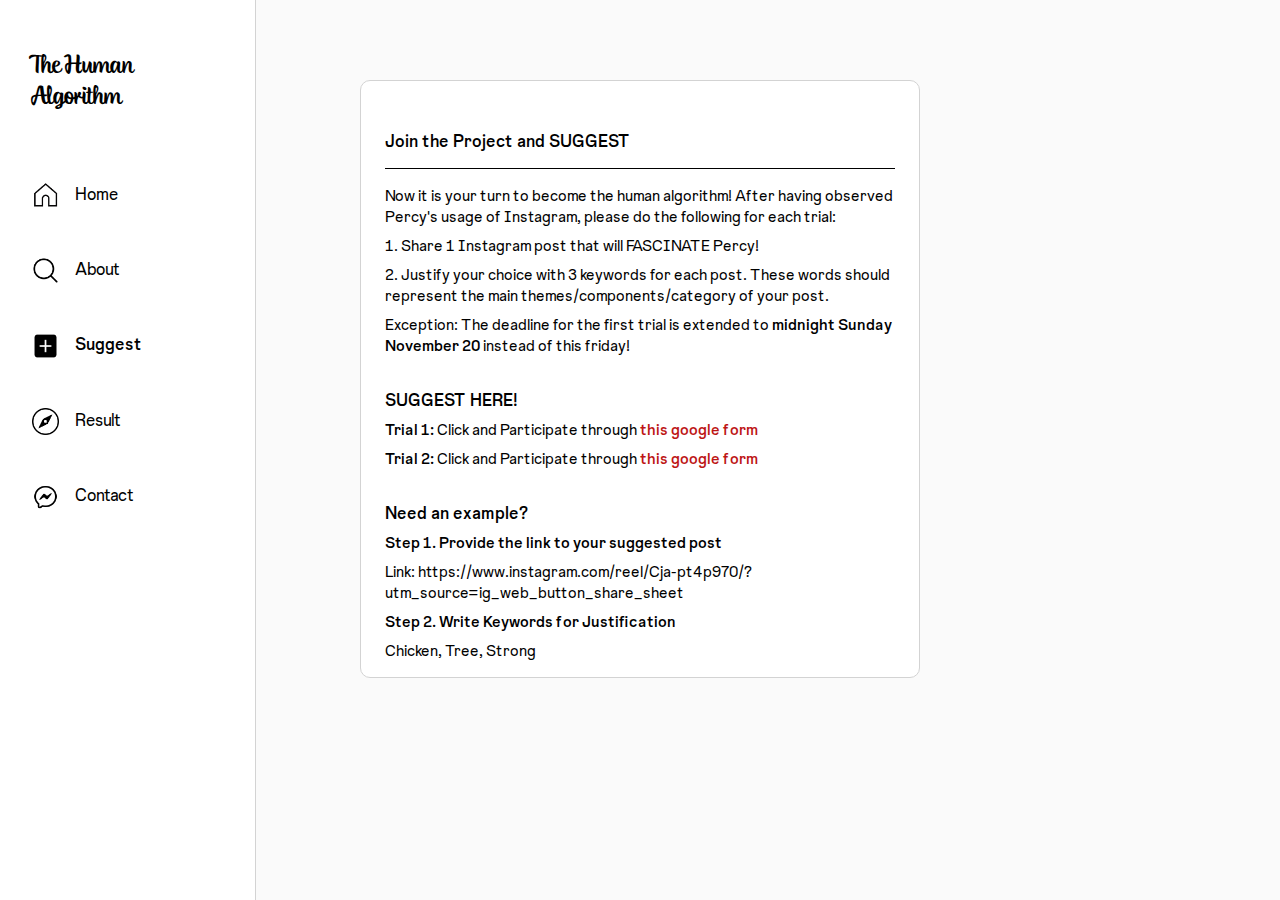
<file: final-project/prototype/suggest.html>
<!DOCTYPE html>
<html lang="en">

<head>
    <meta charset="UTF-8">
    <meta http-equiv="X-UA-Compatible" content="IE=edge">
    <meta name="viewport" content="width=device-width, initial-scale=1.0">
    <link rel="stylesheet" href="css/style.css">
    <title>Suggest - The Human Algorithm</title>
</head>

<body>
    <header>
        <nav id="nav-1" class="flex">
            <span class="logo ff-serif fs-600">The Human Algorithm</span>

            <div class="icons-wrapper flex">
                <!-- <div class="follow-icon"></div> -->
                <a href="contact.html" class="messenger-icon"></a>
            </div>
        </nav>
    </header>
    <section class="blank">

    </section>

    <main class="wrap-center">

        <section class="posts">
            <h2 class="ff-sans-medium fs-400">Join the Project and SUGGEST</h2>
            <div class="line"></div>
            <p class="ff-sans-regular fs-300">Now it is your turn to become the human algorithm! After having observed Percy's usage of Instagram, please do the following for each trial:</p>
            <p class="ff-sans-regular fs-300">1. Share 1 Instagram post that will FASCINATE Percy!</p>
            <p class="ff-sans-regular fs-300">2. Justify your choice with 3 keywords for each post. These words should represent the main themes/components/category of your post.</p>
            <!-- <h2 class="ff-sans-medium fs-400">Deadline</h2>
            <p class="ff-sans-regular fs-300">Ideally, all suggestions are submitted <span class="ff-sans-medium">latest midnight every Friday</span> However, participants who missed any trial deadline are still welcome to contribute, though they may not receive or receive late feedback for that respective trial!</p> -->
            <p class="ff-sans-regular fs-300">Exception: The deadline for the first trial is extended to <span class="ff-sans-medium">midnight Sunday November 20 </span> instead of this friday!</p>
            <h2 class="ff-sans-medium fs-400">SUGGEST HERE!</h2>
            <p href="" class="ff-sans-regular fs-300"> <span class="ff-sans-medium">Trial 1:</span>  Click and Participate through  <a href="https://forms.gle/Dn8SiXBf4N6C4bim9" class="ff-sans-medium fs-300 text-red">this google form</a></p>
            <p href="" class="ff-sans-regular fs-300"> <span class="ff-sans-medium">Trial 2:</span>  Click and Participate through  <a href="https://forms.gle/G8HaBoAwUNVAea3B6" class="ff-sans-medium fs-300 text-red">this google form</a></p>
            <!-- <p href="" class="ff-sans-regular fs-300"> Suggest content for Percy after Trial 2 <a href="#" class="ff-sans-medium fs-300">through this google form</a> </p>
            <p href="" class="ff-sans-regular fs-300"> Suggest content for Percy after Trial 3 <a href="#" class="ff-sans-medium fs-300">through this google form</a> </p> -->

            <h2 class="ff-sans-medium fs-400">Need an example?</h2>
            <p class="ff-sans-medium fs-300">Step 1. Provide the link to your suggested post </p>
            <p class="ff-sans-regular fs-300">Link: https://www.instagram.com/reel/Cja-pt4p970/?utm_source=ig_web_button_share_sheet</p>
            <!-- <blockquote class="instagram-media" data-instgrm-captioned data-instgrm-permalink="https://www.instagram.com/reel/Cja-pt4p970/?utm_source=ig_embed&amp;utm_campaign=loading" data-instgrm-version="14" style=" background:#FFF; border:0; border-radius:3px; box-shadow:0 0 1px 0 rgba(0,0,0,0.5),0 1px 10px 0 rgba(0,0,0,0.15); margin: 1px; max-width:540px; min-width:326px; padding:0; width:99.375%; width:-webkit-calc(100% - 2px); width:calc(100% - 2px);"><div style="padding:16px;"> <a href="https://www.instagram.com/reel/Cja-pt4p970/?utm_source=ig_embed&amp;utm_campaign=loading" style=" background:#FFFFFF; line-height:0; padding:0 0; text-align:center; text-decoration:none; width:100%;" target="_blank"> <div style=" display: flex; flex-direction: row; align-items: center;"> <div style="background-color: #F4F4F4; border-radius: 50%; flex-grow: 0; height: 40px; margin-right: 14px; width: 40px;"></div> <div style="display: flex; flex-direction: column; flex-grow: 1; justify-content: center;"> <div style=" background-color: #F4F4F4; border-radius: 4px; flex-grow: 0; height: 14px; margin-bottom: 6px; width: 100px;"></div> <div style=" background-color: #F4F4F4; border-radius: 4px; flex-grow: 0; height: 14px; width: 60px;"></div></div></div><div style="padding: 19% 0;"></div> <div style="display:block; height:50px; margin:0 auto 12px; width:50px;"><svg width="50px" height="50px" viewBox="0 0 60 60" version="1.1" xmlns="https://www.w3.org/2000/svg" xmlns:xlink="https://www.w3.org/1999/xlink"><g stroke="none" stroke-width="1" fill="none" fill-rule="evenodd"><g transform="translate(-511.000000, -20.000000)" fill="#000000"><g><path d="M556.869,30.41 C554.814,30.41 553.148,32.076 553.148,34.131 C553.148,36.186 554.814,37.852 556.869,37.852 C558.924,37.852 560.59,36.186 560.59,34.131 C560.59,32.076 558.924,30.41 556.869,30.41 M541,60.657 C535.114,60.657 530.342,55.887 530.342,50 C530.342,44.114 535.114,39.342 541,39.342 C546.887,39.342 551.658,44.114 551.658,50 C551.658,55.887 546.887,60.657 541,60.657 M541,33.886 C532.1,33.886 524.886,41.1 524.886,50 C524.886,58.899 532.1,66.113 541,66.113 C549.9,66.113 557.115,58.899 557.115,50 C557.115,41.1 549.9,33.886 541,33.886 M565.378,62.101 C565.244,65.022 564.756,66.606 564.346,67.663 C563.803,69.06 563.154,70.057 562.106,71.106 C561.058,72.155 560.06,72.803 558.662,73.347 C557.607,73.757 556.021,74.244 553.102,74.378 C549.944,74.521 548.997,74.552 541,74.552 C533.003,74.552 532.056,74.521 528.898,74.378 C525.979,74.244 524.393,73.757 523.338,73.347 C521.94,72.803 520.942,72.155 519.894,71.106 C518.846,70.057 518.197,69.06 517.654,67.663 C517.244,66.606 516.755,65.022 516.623,62.101 C516.479,58.943 516.448,57.996 516.448,50 C516.448,42.003 516.479,41.056 516.623,37.899 C516.755,34.978 517.244,33.391 517.654,32.338 C518.197,30.938 518.846,29.942 519.894,28.894 C520.942,27.846 521.94,27.196 523.338,26.654 C524.393,26.244 525.979,25.756 528.898,25.623 C532.057,25.479 533.004,25.448 541,25.448 C548.997,25.448 549.943,25.479 553.102,25.623 C556.021,25.756 557.607,26.244 558.662,26.654 C560.06,27.196 561.058,27.846 562.106,28.894 C563.154,29.942 563.803,30.938 564.346,32.338 C564.756,33.391 565.244,34.978 565.378,37.899 C565.522,41.056 565.552,42.003 565.552,50 C565.552,57.996 565.522,58.943 565.378,62.101 M570.82,37.631 C570.674,34.438 570.167,32.258 569.425,30.349 C568.659,28.377 567.633,26.702 565.965,25.035 C564.297,23.368 562.623,22.342 560.652,21.575 C558.743,20.834 556.562,20.326 553.369,20.18 C550.169,20.033 549.148,20 541,20 C532.853,20 531.831,20.033 528.631,20.18 C525.438,20.326 523.257,20.834 521.349,21.575 C519.376,22.342 517.703,23.368 516.035,25.035 C514.368,26.702 513.342,28.377 512.574,30.349 C511.834,32.258 511.326,34.438 511.181,37.631 C511.035,40.831 511,41.851 511,50 C511,58.147 511.035,59.17 511.181,62.369 C511.326,65.562 511.834,67.743 512.574,69.651 C513.342,71.625 514.368,73.296 516.035,74.965 C517.703,76.634 519.376,77.658 521.349,78.425 C523.257,79.167 525.438,79.673 528.631,79.82 C531.831,79.965 532.853,80.001 541,80.001 C549.148,80.001 550.169,79.965 553.369,79.82 C556.562,79.673 558.743,79.167 560.652,78.425 C562.623,77.658 564.297,76.634 565.965,74.965 C567.633,73.296 568.659,71.625 569.425,69.651 C570.167,67.743 570.674,65.562 570.82,62.369 C570.966,59.17 571,58.147 571,50 C571,41.851 570.966,40.831 570.82,37.631"></path></g></g></g></svg></div><div style="padding-top: 8px;"> <div style=" color:#3897f0; font-family:Arial,sans-serif; font-size:14px; font-style:normal; font-weight:550; line-height:18px;">View this post on Instagram</div></div><div style="padding: 12.5% 0;"></div> <div style="display: flex; flex-direction: row; margin-bottom: 14px; align-items: center;"><div> <div style="background-color: #F4F4F4; border-radius: 50%; height: 12.5px; width: 12.5px; transform: translateX(0px) translateY(7px);"></div> <div style="background-color: #F4F4F4; height: 12.5px; transform: rotate(-45deg) translateX(3px) translateY(1px); width: 12.5px; flex-grow: 0; margin-right: 14px; margin-left: 2px;"></div> <div style="background-color: #F4F4F4; border-radius: 50%; height: 12.5px; width: 12.5px; transform: translateX(9px) translateY(-18px);"></div></div><div style="margin-left: 8px;"> <div style=" background-color: #F4F4F4; border-radius: 50%; flex-grow: 0; height: 20px; width: 20px;"></div> <div style=" width: 0; height: 0; border-top: 2px solid transparent; border-left: 6px solid #f4f4f4; border-bottom: 2px solid transparent; transform: translateX(16px) translateY(-4px) rotate(30deg)"></div></div><div style="margin-left: auto;"> <div style=" width: 0px; border-top: 8px solid #F4F4F4; border-right: 8px solid transparent; transform: translateY(16px);"></div> <div style=" background-color: #F4F4F4; flex-grow: 0; height: 12px; width: 16px; transform: translateY(-4px);"></div> <div style=" width: 0; height: 0; border-top: 8px solid #F4F4F4; border-left: 8px solid transparent; transform: translateY(-4px) translateX(8px);"></div></div></div> <div style="display: flex; flex-direction: column; flex-grow: 1; justify-content: center; margin-bottom: 24px;"> <div style=" background-color: #F4F4F4; border-radius: 4px; flex-grow: 0; height: 14px; margin-bottom: 6px; width: 224px;"></div> <div style=" background-color: #F4F4F4; border-radius: 4px; flex-grow: 0; height: 14px; width: 144px;"></div></div></a><p style=" color:#c9c8cd; font-family:Arial,sans-serif; font-size:14px; line-height:17px; margin-bottom:0; margin-top:8px; overflow:hidden; padding:8px 0 7px; text-align:center; text-overflow:ellipsis; white-space:nowrap;"><a href="https://www.instagram.com/reel/Cja-pt4p970/?utm_source=ig_embed&amp;utm_campaign=loading" style=" color:#c9c8cd; font-family:Arial,sans-serif; font-size:14px; font-style:normal; font-weight:normal; line-height:17px; text-decoration:none;" target="_blank">A post shared by Instagram (@instagram)</a></p></div></blockquote> <script async src="//www.instagram.com/embed.js"></script> -->

       

            <p class="ff-sans-medium fs-300">Step 2. Write Keywords for Justification</p>
            <p class="ff-sans-regular fs-300">Chicken, Tree, Strong</p>
        
        </section>
    </main>

    <nav id="nav-2" class="flex">

        <span class="logo-desktop ff-serif fs-600">The Human Algorithm</span>
        <a href="home.html" class="flex tabs-wrapper">
            <div class="home-icon icons-nav-2">
            </div>
            <div href="home.html" class="pages-nav-2 ff-sans-regular fs-400 text-black">Home</div>
        </a>

        <a href="about.html" class="flex tabs-wrapper">
            <div class="about-icon icons-nav-2"></div>
            <div class="pages-nav-2 ff-sans-regular fs-400 text-black">About</div>
        </a>

        <a href="suggest.html" class="flex tabs-wrapper">
            <div class="post-icon-active icons-nav-2"></div>
            <div class="pages-nav-2 ff-sans-medium fs-400 text-black">Suggest</div>
        </a>

        <a href="result.html" class="flex tabs-wrapper">
            <div class="result-icon icons-nav-2"></div>
            <div class="pages-nav-2 ff-sans-regular fs-400 text-black">Result</div>
        </a>

        <!-- <a href="https://www.instagram.com/percyinthehouse/" class="flex tabs-wrapper tabs-hidden-mobile">
            <div class="account-icon icons-nav-2"></div>
            <div 
                class="pages-nav-2 ff-sans-regular fs-400 text-black">Profile</div>
        </a> -->

        <!-- <a href="activities.html" class="flex tabs-wrapper">
            <div class="follow-icon icons-nav-2"></div>
            <div  class="pages-nav-2 ff-sans-regular fs-400 text-black">Activities</div>
        </a> -->

        <a href="contact.html" class="flex tabs-wrapper tabs-hidden-mobile">
            <div class="messenger-icon icons-nav-2"></div>
            <div  class="pages-nav-2 ff-sans-regular fs-400 text-black">Contact</div>
        </a>
    </nav>
    <section class="blank">

    </section>

</body>
</html>
</file>
<file: final-project/prototype/css/style.css>
@font-face {
    font-family: "Instagram";
    src: url(../assets/fonts/instagram.otf) format('opentype');
}  
@font-face {
    font-family: "SFProLight";
    src: url(../assets/fonts/sfpro_light.otf) format('opentype');
}  
@font-face {
    font-family: "SFProRegular";
    src: url(../assets/fonts/sfpro_regular.otf) format('opentype');
}  
@font-face {
    font-family: "SFProMedium";
    src: url(../assets/fonts/sfpro_medium.otf) format('opentype');
}  
@font-face {
    font-family: "InstaSansLight";
    src: url(../assets/fonts/InstagramSans-Light.ttf) format('truetype');
}  
@font-face {
    font-family: "InstaSansRegular";
    src: url(../assets/fonts/InstagramSans-Regular.ttf) format('truetype');
}  
@font-face {
    font-family: "InstaSansMedium";
    src: url(../assets/fonts/InstagramSans-Medium.ttf) format('truetype');
}  
html,
body {
	margin: 0;
    box-sizing: border-box;
    /* height:100%;
	min-height: 100%; */
}
/* Box sizing */
*,
*::before,
*::after {
    box-sizing: border-box;
}

/* Reset margins */
body,
header,
h1,
h2,
h3,
h4,
h5,
p,
figure,
picture {
    margin: 0; 
}

h1,
h2{
    font-weight: 400;
    margin-top: 2rem;
}
h2:not(:first-child){
    margin-top:2rem !important;
}
:root{
    --ff-serif:"Instagram", serif;
    --ff-sans-light:"InstaSansLight",sans-serif;
    --ff-sans-regular:"InstaSansRegular",sans-serif;
    --ff-sans-medium:"InstaSansMedium",sans-serif;
       /* font-sizes */
       --fs-600: 1.5rem;
       --fs-500: 1.75rem;
       --fs-400: 1.1rem;
       --fs-300: 1rem;
       --fs-200: 0.8rem;
       /* --fs-title: 1.5rem; */
}

.ff-serif { font-family: 'Instagram'; }
.ff-sans-serif { font-family: 'Segoe UI'; }
.ff-sans-regular { font-family: var(--ff-sans-regular); }  
.ff-sans-light { font-family: var(--ff-sans-light); }  
.ff-sans-medium { font-family: var(--ff-sans-medium); } 
.fs-600{ font-size: var(--fs-600);}
.fs-500{ font-size: var(--fs-500);}
.fs-400{ font-size: var(--fs-400);}
.fs-300{ font-size: var(--fs-300);}
.fs-200{ font-size: var(--fs-200);
font-weight: 400;}
.text-gray{color:rgba(100,100,100,255);}
.text-red{color:rgb(189, 21, 21)}

body{
    background-color: rgb(250, 250, 250);
}
table{
    width: 100%;
    border:1px solid;
    text-align: left;
}
th{
    /* text-align: center; */
}
 td {
    /* border: 1px solid; */
    background-color: rgb(235, 235, 235);;
  }
  /* th,td{ 
    padding: 0.2rem 0.2rem;
  } */
#nav-1,#nav-2{
    z-index: 1000;
}
#nav-1{
    background-color: white;
    /* height:clamp(2rem,10vw,3rem); */
    position: fixed;
    width:100%;
    top:0;
    padding:0.5rem 1.5rem 0.5rem 0.5rem;
    align-items: center;
    justify-content: space-between;
    border-bottom: 1px solid rgb(211, 211, 211);
}
#buttonNav{
    /* background-color: aqua; */
    justify-content: space-between;
}
.arrow-down{
    width: 1rem;
    aspect-ratio: 1;
    background: url(../assets/icons/arrow-down-icon.png) center center;
    background-size: cover;
}
.logo-desktop,
.logo{
    font-weight: 100;
}
.logo-desktop{
    margin: 1rem 0 3rem 0 !important; 
 }

.heart-icon{
    background: url('../assets/icons/heart-icon.png') center center no-repeat ;
}
.messenger-icon{background: url('../assets/icons/messenger-icon.png') center center no-repeat ;}
.messenger-icon-active{background: url('../assets/icons/messenger-icon-night.png') center center no-repeat ;}


.home-icon{background: url('../assets/icons/home-icon.png') center center no-repeat;}
.home-icon-active{background: url('../assets/icons/home-icon-night.png') center center no-repeat;}
.about-icon{background: url('../assets/icons/search-icon.png') center center no-repeat;}
.about-icon-active{background: url('../assets/icons/search-icon-night.png') center center no-repeat;}
.post-icon{background: url('../assets/icons/post-icon.png') center center no-repeat;}
.post-icon-active{background: url('../assets/icons/post-icon-night.png') center center no-repeat;}
.result-icon{background: url('../assets/icons/explore-icon.png') center center no-repeat;}
.result-icon-active{background: url('../assets/icons/explore-icon-night.png') center center no-repeat;}

.account-icon{background: url('../assets/icons/account-icon.png') center center no-repeat;}
.follow-icon,
.like-icon{background: url('../assets/icons/like-icon.png') center center no-repeat;}
.follow-icon-active,
.like-icon-active{
    background: url('../assets/icons/like-icon-night.png') center center no-repeat;}
.comment-icon{background: url('../assets/icons/comment-icon.png') center center no-repeat;}
.share-icon{background: url('../assets/icons/share-icon.png') center center no-repeat;}
.save-icon{background: url('../assets/icons/save-icon.png') center center no-repeat;}

.wrap-center{
    width: 60%;
    margin:0 auto;
}
.left-post-icons>*,
.save-icon,
.icons-nav-2,
.icons-wrapper>*{
    width: 1.7rem;
    aspect-ratio: 1;
    background-size:1.7rem;
    /* background-color: blue; */
}
.buttons{
    cursor: pointer;
}
.posts{
    width:100%;
    background-color: white;
    margin: 2rem 0;
    padding: 1rem 1.5rem;
    /* border-top: 1px solid rgb(211, 211, 211);
    border-bottom: 1px solid rgb(211, 211, 211); */
    border: 1px solid rgb(211, 211, 211);
}
.line{
    border-bottom: 1px solid black;
    margin:1rem 0 1rem 0 !important;
    width: 100%;
}
.line-2{
    border-bottom: 1px solid black;
    margin:3rem 0 1rem 0 !important;
    width: 100%;
}
/* .posts>*:not(:first-child){

    margin-top:0.5rem;
} */
.posts>table,
.posts>p,
.posts>span,
.posts>div{
    margin-top:0.5rem;
}
.posts>h3{
    font-weight: 400;
    margin-top:1rem;
}

.posts-trial-1[data-visible="true"],
.posts-trial-2[data-visible="true"],
.posts-trial-3[data-visible="true"]{
    display:block;
}
.posts-trial-1[data-visible="false"],
.posts-trial-2[data-visible="false"],
.posts-trial-3[data-visible="false"]{
    display:none;
}

.profile-post-wrapper{
    gap:0.5rem;
    margin-bottom:1rem;
    align-items: center;
}

.profile-img-circle{
    width:1.75rem;
    aspect-ratio: 1;
    border-radius: 50%;
    background-color: black;
}

.post-interact-icons{
    align-items: center;
    justify-content: space-between;
}
.left-post-icons{
    gap:1rem;
}
.pages-nav-2,
a{
    color: black;
    text-decoration:none;
}
.video{
    width: calc(100% + 3rem); 
    aspect-ratio: 1;
    margin-left: -1.5rem;    
    background-color: black;
}

.sub-menu{
    display: none;
    position: absolute;
    left:-1px;
    padding: 0.5rem 1.5rem;

    width:100.375%;
    flex-direction: column;
    background-color: white;
    border-right: 1px solid rgb(211, 211, 211);
    border-bottom: 1px solid rgb(211, 211, 211);
    border-left: 1px solid rgb(211, 211, 211);
    border-radius: 0 0 10px 10px;
    z-index: 1;
}
.sub-menu>span{
    display: block;
    background-color: white;
    margin: 0.25rem 0;
    border-bottom: 1px solid rgb(211, 211, 211);
}
.day-button{
    display: block;
    position: relative;
}
.day-button:hover .sub-menu{
    display: flex;
}
.instagram-media{
    max-height: 50rem;
}
.embed-tweet{
    width:100%;
     display: flex;
     justify-content: center;
     align-items: center;
}
@media (max-width:34.99em){
}
@media (min-width:35em){
    .wrap-center{
        width:100%;
        max-width: 35rem;
    }
    .posts{
        border-radius: 10px;
    }
}

/* ICONS APEAR ON THE LEFT */
@media(max-width:54.99em){
    .wrap-center{
        width: 100%;
    }
    .tabs-hidden-mobile{
        display:none !important;
    }
    .icons-wrapper>*:not(:first-child){
        /* height:2rem; */
        margin-left:1rem;
    }
    #nav-2{
        position: fixed;
        bottom:0;
        background-color: white;
        width:100%;
        padding:0.5rem 1.5rem;
        gap: 1rem;
        align-items: center;
        justify-content: space-between;
        border-top: 1px solid rgb(211, 211, 211);
    }
}
@media (min-width:55em){

    #nav-1{
        display:none;
    }

    #nav-2{
    position: fixed;
    inset: 0;
    left:0;
    background-color: white;
    width:clamp(4.5rem, 10vw, 7.5rem);
    flex-direction: column;
    align-items: center;
    justify-content: flex-start;
    /* background-color: red; */
    padding-top:2rem;
    border-right: 1px solid rgb(211, 211, 211);
    

    }
    #nav-2>*{
        margin: 1.5rem 0;
    }
    
    .wrap-center{
        width:100%;
        max-width:35rem;
    }
}
@media(max-width:69.99em){

    .logo-desktop,
    .pages-nav-2{
       display: none;
    }

}

@media (min-width:70em){
    #nav-2{
        width:clamp(15rem,20vw,21rem);
        align-items: flex-start;
        padding: 2rem 2rem ;
    }
    
    .tabs-wrapper{
        display: block;
        width: 100%;
        gap:1rem;    
    }
 
}

/*              Utility Class */
/*              Utility Class */
.flex{display:flex;}
.text-center{text-align: center;}
.no-display{display:none;}
.blank{height:3rem;
}
</file>
